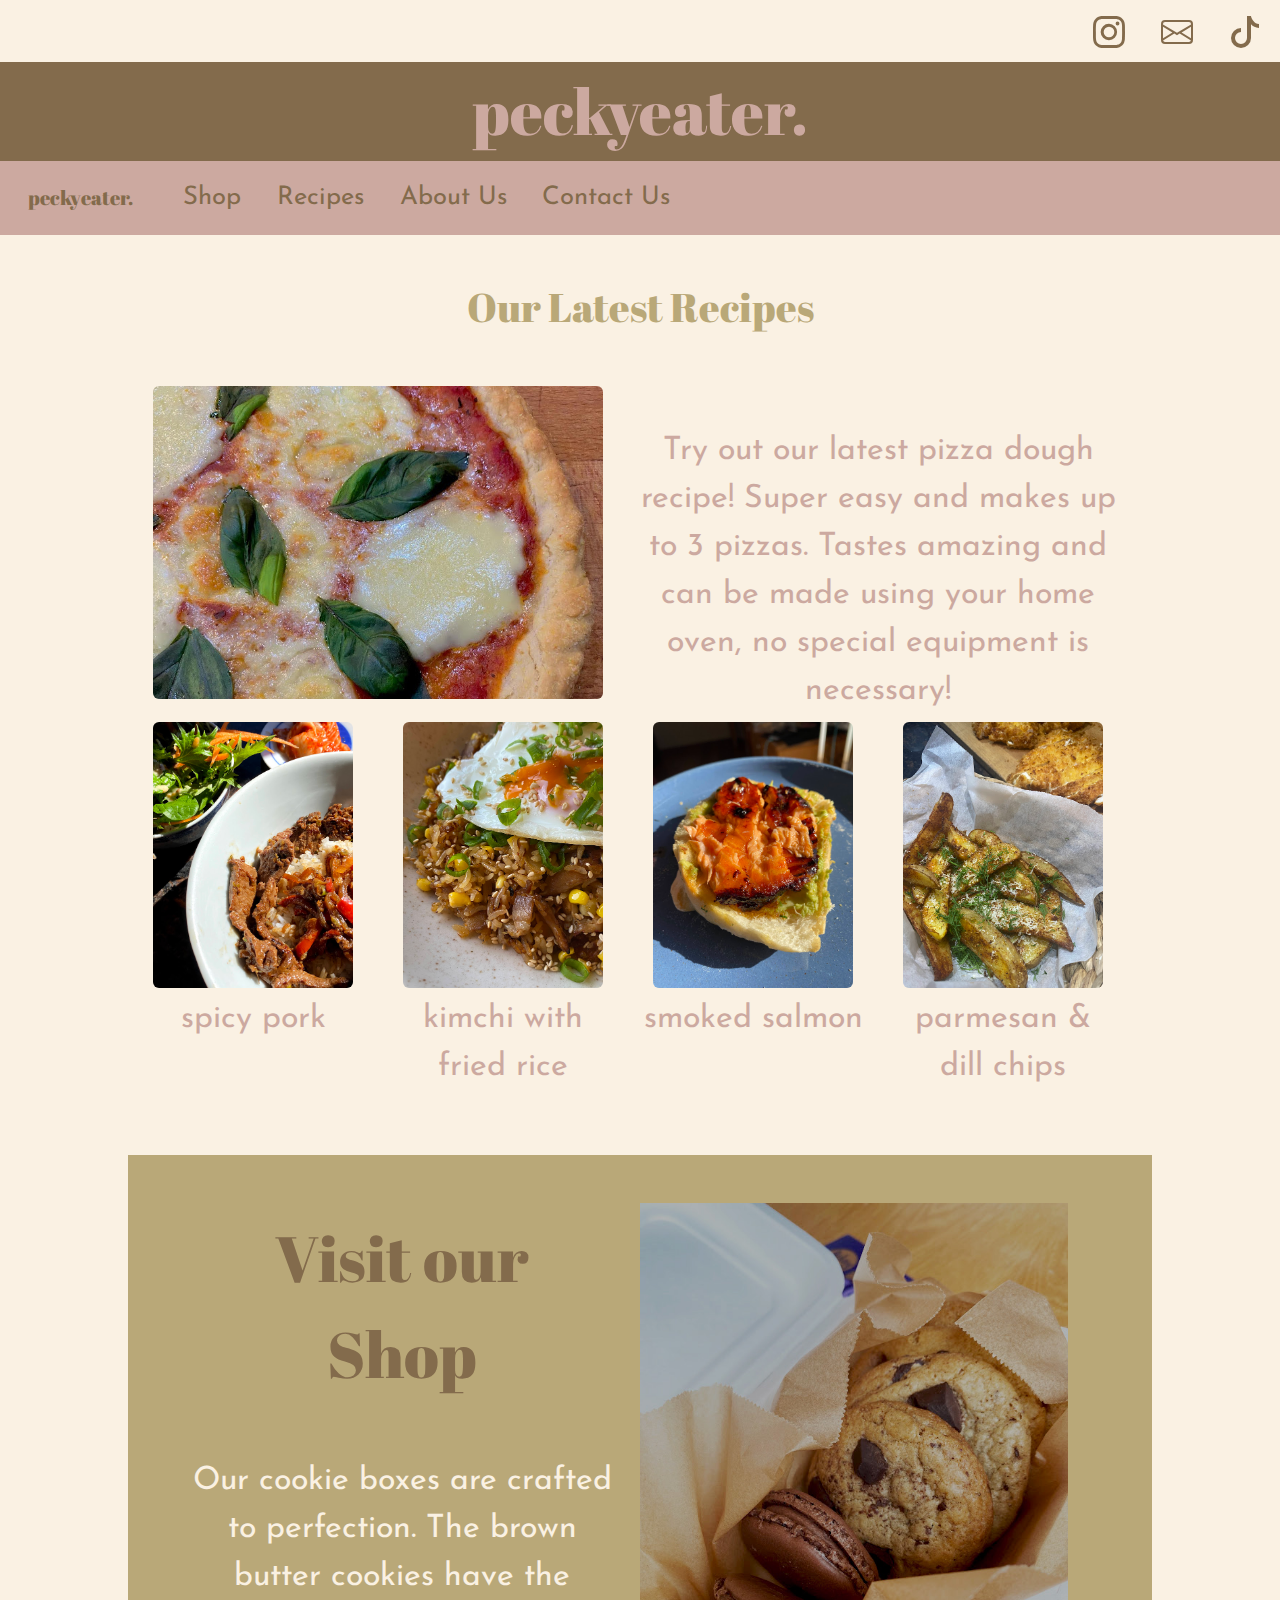
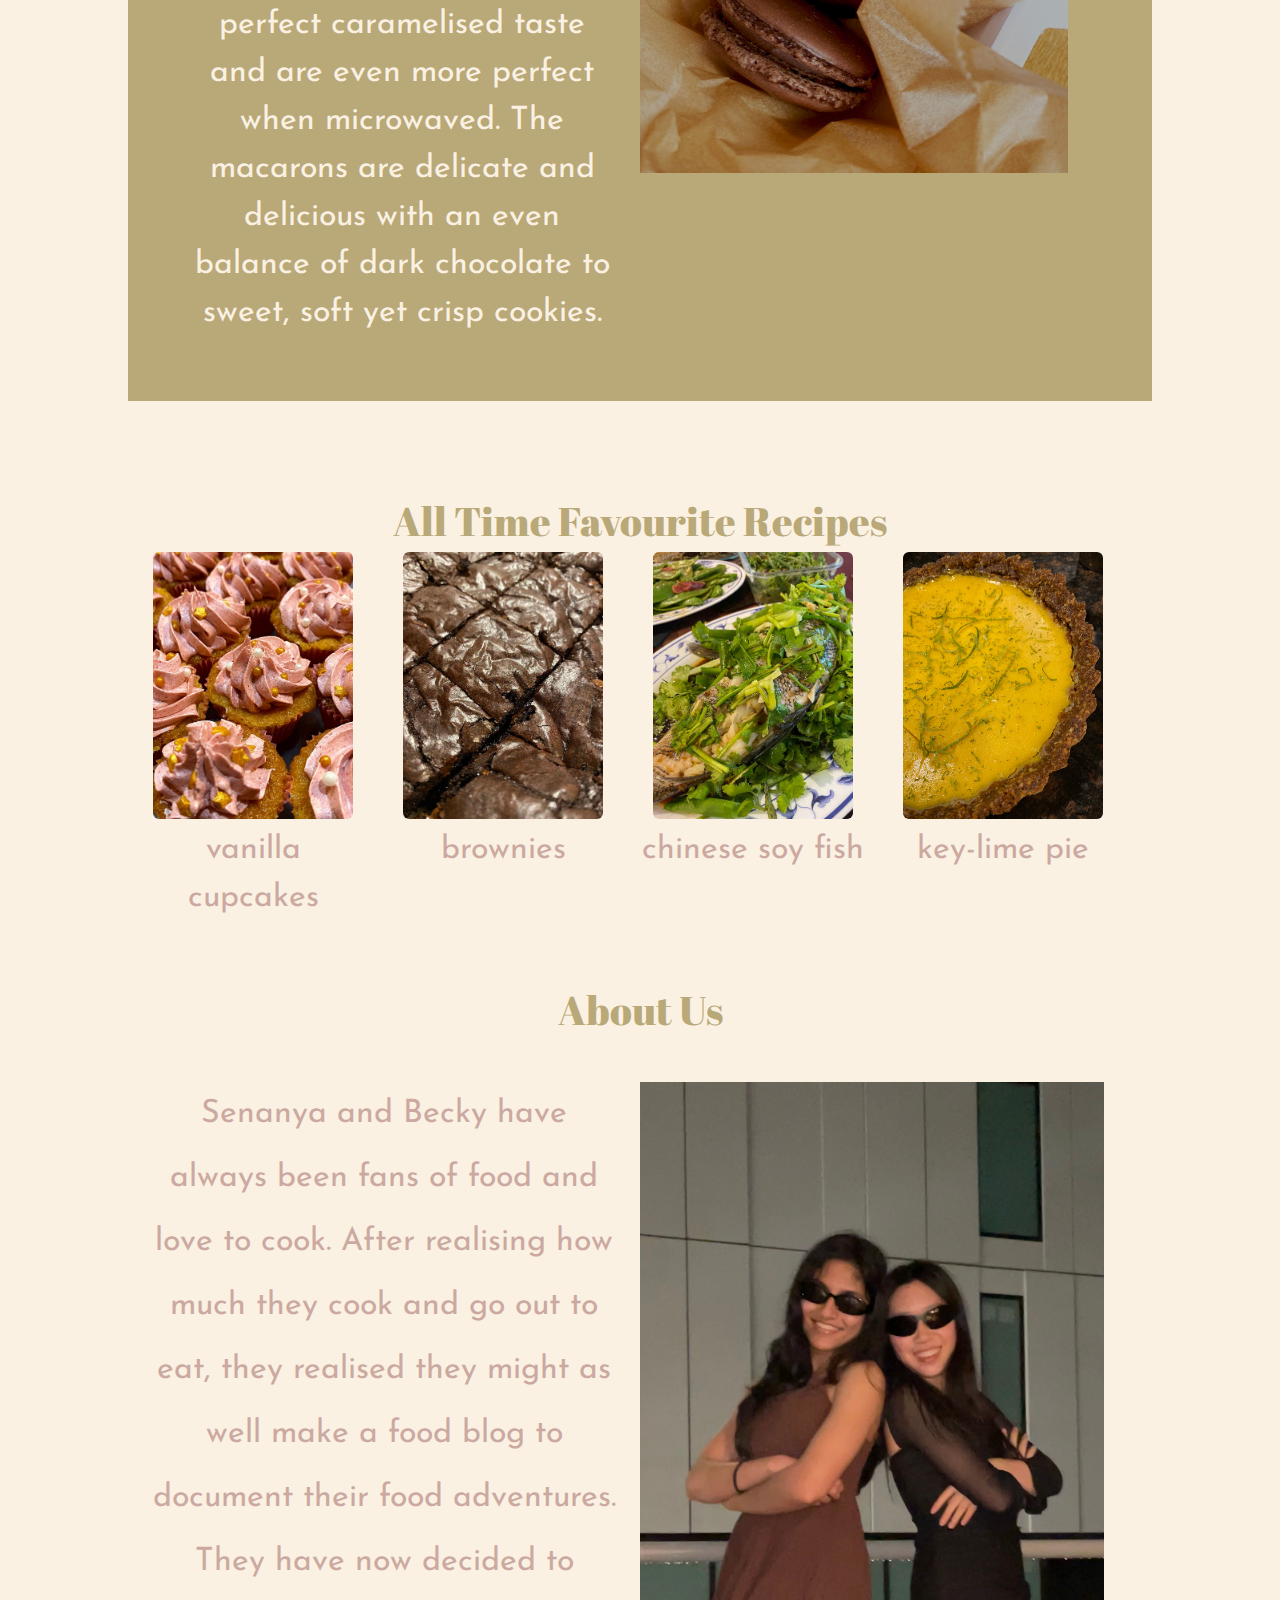
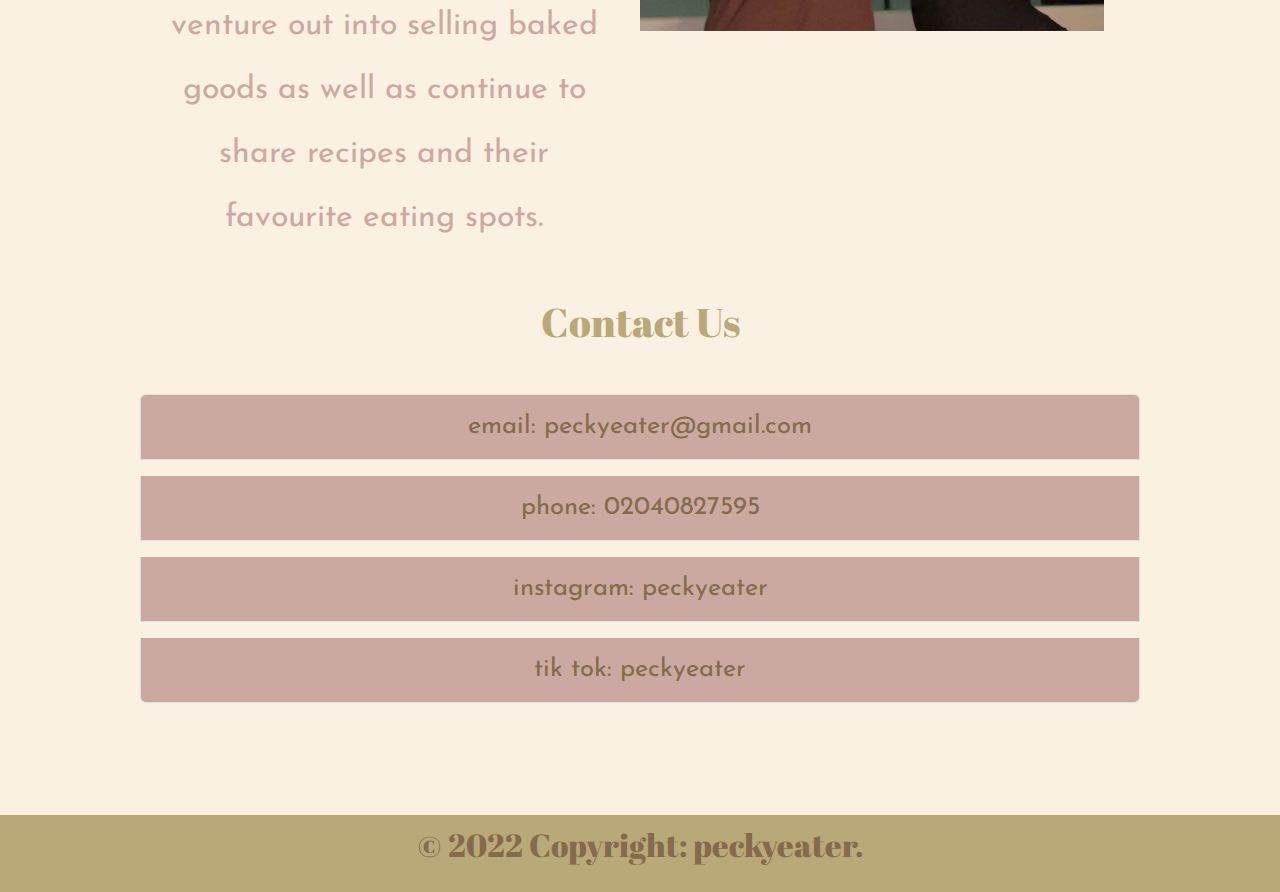
<file: index.html>
<!DOCTYPE html>
<html lang="en">
<head>
    <title>peckyeater</title>
    <meta charset="utf-8">
    <meta name="viewport" content="width=device-width, initial-scale=1">

    <link rel="preconnect" href="https://fonts.googleapis.com">
    <link rel="preconnect" href="https://fonts.gstatic.com" crossorigin>
    <link href="https://fonts.googleapis.com/css2?family=Abril+Fatface&display=swap" rel="stylesheet">
    <link href="https://fonts.googleapis.com/css2?family=Josefin+Sans:wght@300&display=swap" rel="stylesheet">
    <link href="https://cdn.jsdelivr.net/npm/bootstrap@5.2.0/dist/css/bootstrap.min.css" rel="stylesheet">
    <script src="https://cdn.jsdelivr.net/npm/bootstrap@5.2.0/dist/js/bootstrap.bundle.min.js"></script>
    <link rel="stylesheet" href="stylesheet.css">

</head>
<body>
<!-- social media links, icons from bootstrap icon library -->
<div class="social text-end "> <a class="btn btn-outline" href="https://www.instagram.com/peckyeater/">
    <svg xmlns="http://www.w3.org/2000/svg" width="32" height="32" fill="rgba(131,107,76,255)" class="bi bi-instagram link-secondary" viewBox="0 0 16 16">
        <path d="M8 0C5.829 0 5.556.01 4.703.048 3.85.088 3.269.222 2.76.42a3.917 3.917 0 0 0-1.417.923A3.927 3.927 0 0 0 .42 2.76C.222 3.268.087 3.85.048 4.7.01 5.555 0 5.827 0 8.001c0 2.172.01 2.444.048 3.297.04.852.174 1.433.372 1.942.205.526.478.972.923 1.417.444.445.89.719 1.416.923.51.198 1.09.333 1.942.372C5.555 15.99 5.827 16 8 16s2.444-.01 3.298-.048c.851-.04 1.434-.174 1.943-.372a3.916 3.916 0 0 0 1.416-.923c.445-.445.718-.891.923-1.417.197-.509.332-1.09.372-1.942C15.99 10.445 16 10.173 16 8s-.01-2.445-.048-3.299c-.04-.851-.175-1.433-.372-1.941a3.926 3.926 0 0 0-.923-1.417A3.911 3.911 0 0 0 13.24.42c-.51-.198-1.092-.333-1.943-.372C10.443.01 10.172 0 7.998 0h.003zm-.717 1.442h.718c2.136 0 2.389.007 3.232.046.78.035 1.204.166 1.486.275.373.145.64.319.92.599.28.28.453.546.598.92.11.281.24.705.275 1.485.039.843.047 1.096.047 3.231s-.008 2.389-.047 3.232c-.035.78-.166 1.203-.275 1.485a2.47 2.47 0 0 1-.599.919c-.28.28-.546.453-.92.598-.28.11-.704.24-1.485.276-.843.038-1.096.047-3.232.047s-2.39-.009-3.233-.047c-.78-.036-1.203-.166-1.485-.276a2.478 2.478 0 0 1-.92-.598 2.48 2.48 0 0 1-.6-.92c-.109-.281-.24-.705-.275-1.485-.038-.843-.046-1.096-.046-3.233 0-2.136.008-2.388.046-3.231.036-.78.166-1.204.276-1.486.145-.373.319-.64.599-.92.28-.28.546-.453.92-.598.282-.11.705-.24 1.485-.276.738-.034 1.024-.044 2.515-.045v.002zm4.988 1.328a.96.96 0 1 0 0 1.92.96.96 0 0 0 0-1.92zm-4.27 1.122a4.109 4.109 0 1 0 0 8.217 4.109 4.109 0 0 0 0-8.217zm0 1.441a2.667 2.667 0 1 1 0 5.334 2.667 2.667 0 0 1 0-5.334z"/>
    </svg></a>
    <a class="btn btn-outline" href="mailto:peckyeater@gmail.com">
        <svg xmlns="http://www.w3.org/2000/svg" width="32" height="32" fill="rgba(131,107,76,255)" class="bi bi-envelope" viewBox="0 0 16 16">
            <path d="M0 4a2 2 0 0 1 2-2h12a2 2 0 0 1 2 2v8a2 2 0 0 1-2 2H2a2 2 0 0 1-2-2V4Zm2-1a1 1 0 0 0-1 1v.217l7 4.2 7-4.2V4a1 1 0 0 0-1-1H2Zm13 2.383-4.708 2.825L15 11.105V5.383Zm-.034 6.876-5.64-3.471L8 9.583l-1.326-.795-5.64 3.47A1 1 0 0 0 2 13h12a1 1 0 0 0 .966-.741ZM1 11.105l4.708-2.897L1 5.383v5.722Z"/>
        </svg>
    </a>
    <a class="btn btn-outline" href="https://www.tiktok.com/@peckyeater">
        <svg xmlns="http://www.w3.org/2000/svg" width="32" height="32" fill="rgba(131,107,76,255)" class="bi bi-tiktok" viewBox="0 0 16 16">
            <path d="M9 0h1.98c.144.715.54 1.617 1.235 2.512C12.895 3.389 13.797 4 15 4v2c-1.753 0-3.07-.814-4-1.829V11a5 5 0 1 1-5-5v2a3 3 0 1 0 3 3V0Z"/>
        </svg>
    </a>
</div>

<!-- header -->
<div class="d-none d-sm-block" >
    <div class="header text-center">peckyeater.</div>
</div>

<!-- sticky navbar, collapsable on mobile devices -->
<nav class="navbar navbar-expand-sm sticky-top">
    <div class="container-fluid">
        <a class="navbar-brand" href="index.html">peckyeater.</a>
        <button class="navbar-toggler" type="button" data-bs-toggle="collapse" data-bs-target="#mynavbar">
            <span class="navbar-toggler-icon"></span>
        </button>
        <div class="collapse navbar-collapse" id="mynavbar">
            <ul class="navbar-nav me-auto">
                <li class="nav-item">
                    <a class="nav-link" href="shop.html">Shop</a>
                </li>
                <li class="nav-item">
                    <a class="nav-link" href="recipes.html">Recipes</a>
                </li>
                <li class="nav-item">
                    <a class="nav-link" href="index.html#aboutus">About Us</a>
                </li>
                <li class="nav-item">
                    <a class="nav-link" href="index.html#contactus">Contact Us</a>
                </li>
            </ul>

        </div>
    </div>
</nav>

<br>
<div class="container-fluid">
    <div class="title text-center display-6">Our Latest Recipes</div>
</div>

<br>

<!-- recipes grid
- all images are also buttons
-->
<div class="wrapper">
<div class="container row">
    <div class="col-sm-6">
        <a class="btn btn-outline" href="pizza.html">
        <img class="rounded img-fluid w-100" src="img/pizza.jpg" alt="margherita pizza">
        </a>
    </div>
    <div class="col-sm-6 pt-5">
        Try out our latest pizza  dough recipe! Super easy and makes up to 3 pizzas. Tastes
        amazing and can be made using your home oven, no special equipment is necessary!
    </div>
</div>

<div class="container row">
    <div class="col-sm">
       <a class="btn btn-outline" href="pizza.html">
            <img class="rounded img-fluid w-100" src="img/IMG_6663.jpg" alt="korean spicy pork">
        </a>
        <p>spicy pork</p>
    </div>
        <div class="col-sm">
           <a class="btn btn-outline" href="pizza.html">
                <img class="rounded img-fluid w-100" src="img/IMG_8913.jpg" alt="kimchi with fried rice">
            </a>
            <p>kimchi with fried rice</p>
        </div>
            <div class="col-sm">
               <a class="btn btn-outline" href="pizza.html">
                    <img class="rounded img-fluid w-100" src="img/IMG_3042.jpg" alt="smoked salmon">
                </a>
                <p>smoked salmon</p>
            </div>
    <div class="col-sm">
        <a class="btn btn-outline" href="pizza.html">
            <img class="rounded img-fluid w-100" src="img/IMG_2964.jpg" alt="parmesan and dill chips">
        </a>
        <p>parmesan & dill chips</p>
    </div>
</div>
    <br>
    <!-- link to shop card -->
    <div class="block-1 p-5">
        <div class="container row">
            <div class="col-sm-6">
                <a class="btn btn-outline title-2 text-center txt-2" href="shop.html">Visit our Shop
                </a>
                <div class="txt-1 pt-5">
                <p>Our cookie boxes are crafted to perfection. The brown butter cookies have the perfect
                    caramelised taste and are even more perfect when microwaved. The macarons are delicate
                    and delicious with an even balance of dark chocolate to
                    sweet, soft yet crisp cookies.</p>
            </div>
            </div>
            <div class="col-sm-6"><img src="img/IMG_1554.jpg" class="d-block w-100" alt="cookie box"></div>
        </div>

    </div>

<br>
<br>
<!-- recipes grid
- images are all buttons
-->
<div class="container-fluid">
    <div class="title text-center display-6">All Time Favourite Recipes</div>
</div>

<div class="container row">
    <div class="col-sm-3">
       <a  class="btn btn-outline" href="pizza.html">
            <img src="img/IMG_3628.jpg" class="rounded img-fluid w-100" alt="cupcakes">
        </a>
        <p>vanilla cupcakes</p>
    </div>
    <div class="col-sm-3">
       <a  class="btn btn-outline" href="pizza.html">
            <img src="img/IMG_2368.jpg" class="rounded img-fluid w-100" alt="brownies">
        </a>
        <p>brownies</p>
    </div>
    <div class="col-sm-3">
       <a  class="btn btn-outline" href="pizza.html">
            <img src="img/IMG_8636.jpg" class="rounded img-fluid w-100" alt="soy fish">
        </a>
        <p>chinese soy fish</p>
    </div>

    <div class="col-sm-3">
       <a  class="btn btn-outline" href="pizza.html">
            <img src="img/IMG_1869.jpg" class="rounded img-fluid w-100" alt="key-lime pie">
        </a>
        <p>key-lime pie</p>
    </div>
</div>

<br>
<div id="aboutus"  class="container-fluid">
    <div class="title text-center display-6">About Us</div>
</div>

<br>
    <!-- about us section -->
    <div class="container-fluid">
        <div class="container row">
            <div class="col-sm-6">
                <div class="txt-3">Senanya and Becky have always been fans of food and love to cook. After realising how much
                    they cook and go out to eat, they realised they might as well make a food blog to document
                    their food adventures.  They have now decided to venture out into selling
                    baked goods as well as continue to share recipes and their favourite eating spots.</div>
            </div>
            <div class="col-sm-6">
                <img src="img/IMG_1305_Original.jpg" alt="face-reveal" class="img-fluid">
            </div>
        </div>
    </div>

<br>
<div id="contactus" class="container-fluid">
    <div class="title text-center display-6">Contact Us</div>
</div>
<br>
<!-- table displaying contact info-->
    <div class="container-fluid">
        <ul class="list-group">
            <li class="list-group-item table">email: peckyeater@gmail.com</li>
            <li class="list-group-item table">phone: 02040827595</li>
            <li class="list-group-item table">instagram: peckyeater</li>
            <li class="list-group-item table">tik tok: peckyeater</li>
        </ul>
    </div>
</div>
<br>
<br>
<footer class="footer">
    <p>© 2022 Copyright: peckyeater.</p>
</footer>
</body>
</html>
</file>
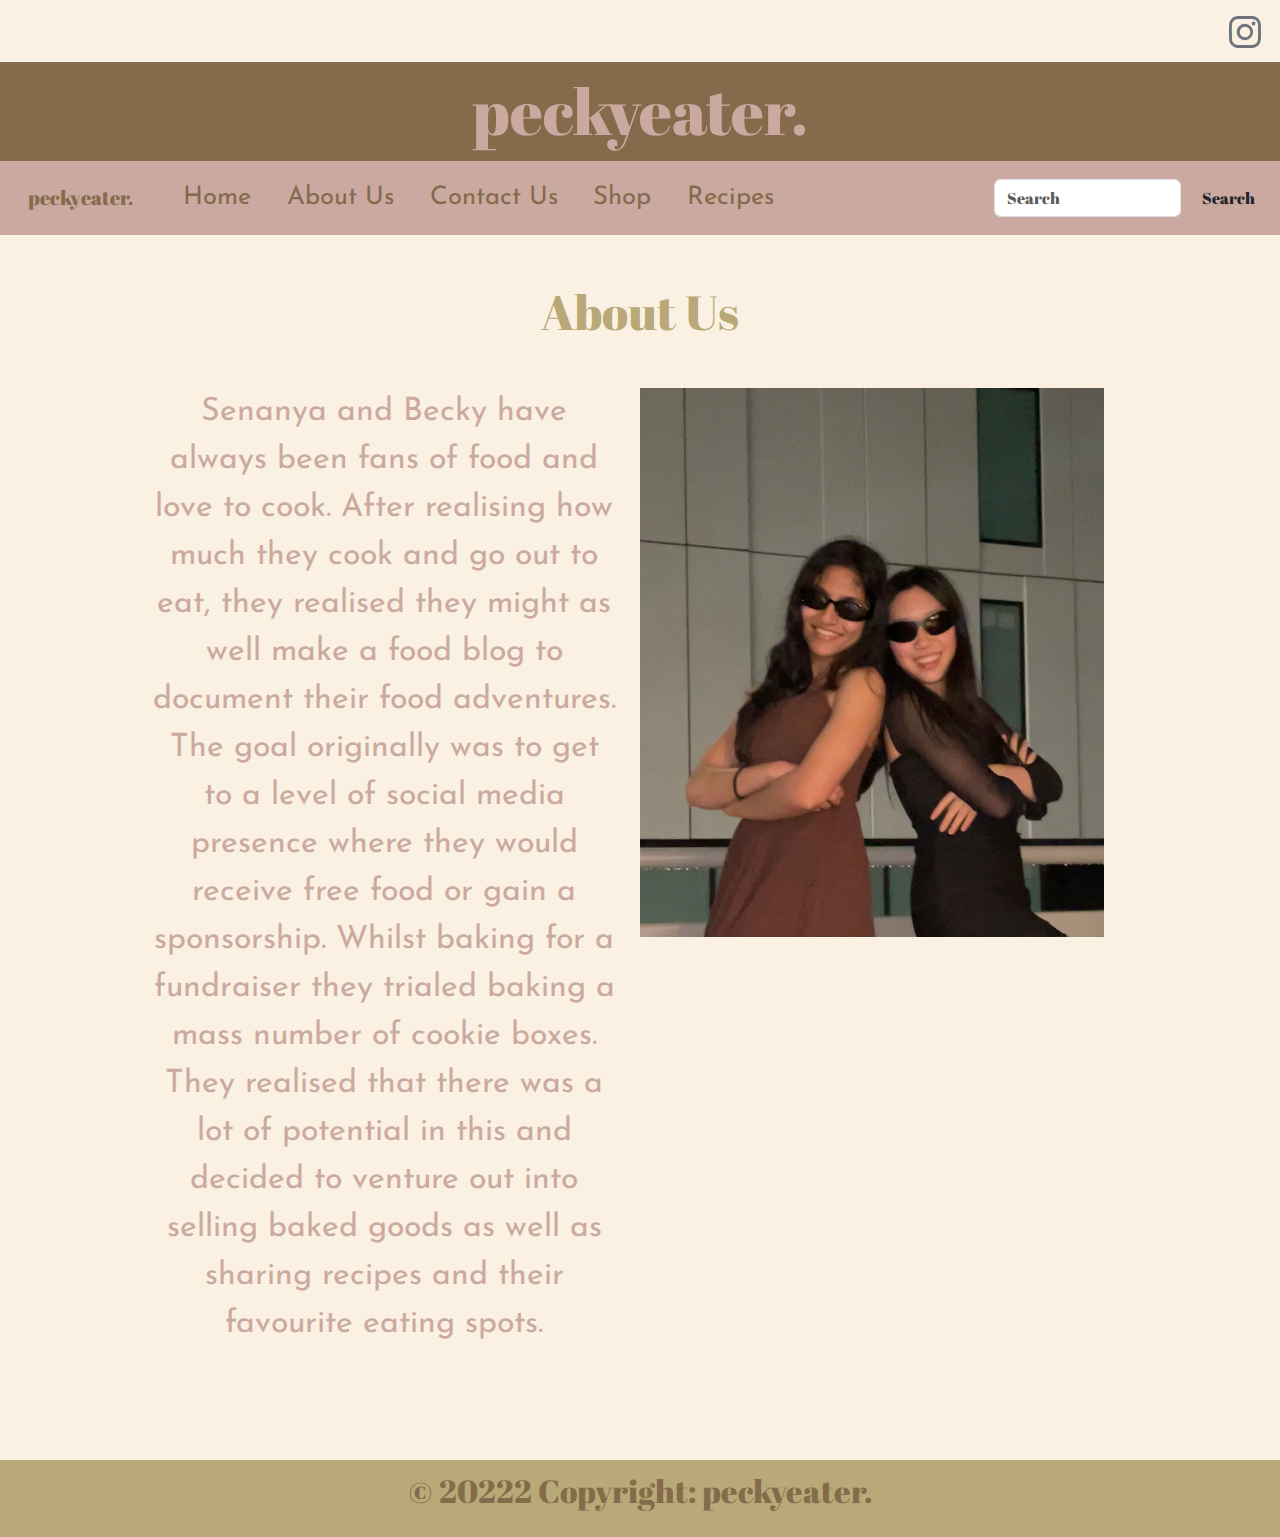
<file: aboutus.html>
<!DOCTYPE html>
<html lang="en">
<head>
    <title>About Us</title>
    <meta charset="utf-8">
    <meta name="viewport" content="width=device-width, initial-scale=1">

    <link rel="preconnect" href="https://fonts.googleapis.com">
    <link rel="preconnect" href="https://fonts.gstatic.com" crossorigin>
    <link href="https://fonts.googleapis.com/css2?family=Abril+Fatface&display=swap" rel="stylesheet">
    <link href="https://fonts.googleapis.com/css2?family=Josefin+Sans:wght@300&display=swap" rel="stylesheet">
    <link href="https://cdn.jsdelivr.net/npm/bootstrap@5.2.0/dist/css/bootstrap.min.css" rel="stylesheet">
    <script src="https://cdn.jsdelivr.net/npm/bootstrap@5.2.0/dist/js/bootstrap.bundle.min.js"></script>
    <link rel="stylesheet" href="stylesheet.css">
</head>
<body>

<div class="social text-end "> <button type="button" class="btn btn-outline"><a href="https://www.instagram.com/peckyeater/">
    <svg xmlns="http://www.w3.org/2000/svg" width="32" height="32" fill="currentColor" class="bi bi-instagram link-secondary" viewBox="0 0 16 16">
        <path d="M8 0C5.829 0 5.556.01 4.703.048 3.85.088 3.269.222 2.76.42a3.917 3.917 0 0 0-1.417.923A3.927 3.927 0 0 0 .42 2.76C.222 3.268.087 3.85.048 4.7.01 5.555 0 5.827 0 8.001c0 2.172.01 2.444.048 3.297.04.852.174 1.433.372 1.942.205.526.478.972.923 1.417.444.445.89.719 1.416.923.51.198 1.09.333 1.942.372C5.555 15.99 5.827 16 8 16s2.444-.01 3.298-.048c.851-.04 1.434-.174 1.943-.372a3.916 3.916 0 0 0 1.416-.923c.445-.445.718-.891.923-1.417.197-.509.332-1.09.372-1.942C15.99 10.445 16 10.173 16 8s-.01-2.445-.048-3.299c-.04-.851-.175-1.433-.372-1.941a3.926 3.926 0 0 0-.923-1.417A3.911 3.911 0 0 0 13.24.42c-.51-.198-1.092-.333-1.943-.372C10.443.01 10.172 0 7.998 0h.003zm-.717 1.442h.718c2.136 0 2.389.007 3.232.046.78.035 1.204.166 1.486.275.373.145.64.319.92.599.28.28.453.546.598.92.11.281.24.705.275 1.485.039.843.047 1.096.047 3.231s-.008 2.389-.047 3.232c-.035.78-.166 1.203-.275 1.485a2.47 2.47 0 0 1-.599.919c-.28.28-.546.453-.92.598-.28.11-.704.24-1.485.276-.843.038-1.096.047-3.232.047s-2.39-.009-3.233-.047c-.78-.036-1.203-.166-1.485-.276a2.478 2.478 0 0 1-.92-.598 2.48 2.48 0 0 1-.6-.92c-.109-.281-.24-.705-.275-1.485-.038-.843-.046-1.096-.046-3.233 0-2.136.008-2.388.046-3.231.036-.78.166-1.204.276-1.486.145-.373.319-.64.599-.92.28-.28.546-.453.92-.598.282-.11.705-.24 1.485-.276.738-.034 1.024-.044 2.515-.045v.002zm4.988 1.328a.96.96 0 1 0 0 1.92.96.96 0 0 0 0-1.92zm-4.27 1.122a4.109 4.109 0 1 0 0 8.217 4.109 4.109 0 0 0 0-8.217zm0 1.441a2.667 2.667 0 1 1 0 5.334 2.667 2.667 0 0 1 0-5.334z"/>
    </svg></a></button></div>

<div class="d-none d-sm-block" >
    <div class="header text-center">peckyeater.</div>
</div>

<nav class="navbar navbar-expand-sm sticky-top">
    <div class="container-fluid">
        <a class="navbar-brand" href="#">peckyeater.</a>
        <button class="navbar-toggler" type="button" data-bs-toggle="collapse" data-bs-target="#mynavbar">
            <span class="navbar-toggler-icon"></span>
        </button>
        <div class="collapse navbar-collapse" id="mynavbar">
            <ul class="navbar-nav me-auto">
                <li class="nav-item">
                    <a class="nav-link" href="index.html">Home</a>
                </li>
                <li class="nav-item">
                    <a class="nav-link" href="aboutus.html">About Us</a>
                </li>
                <li class="nav-item">
                    <a class="nav-link" href="contactus.html">Contact Us</a>
                </li>
                <li class="nav-item">
                    <a class="nav-link" href="shop.html">Shop</a>
                </li>
                <li class="nav-item">
                    <a class="nav-link" href="recipes.html">Recipes</a>
                </li>
            </ul>
            <form class="d-flex">
                <input class="form-control me-2" type="text" placeholder="Search">
                <button class="btn" type="button">Search</button>
            </form>
        </div>
    </div>
</nav>
<br>
<div class="container-fluid">
    <div class="title text-center display-5">About Us</div>
</div>
<br>
<div class="wrapper">
<div class="container-fluid">
    <div class="container row">
        <div class="col-sm-3 col-md-6">
            <p>Senanya and Becky have always been fans of food and love to cook. After realising how much
            they cook and go out to eat, they realised they might as well make a food blog to document
            their food adventures. The goal originally was to get to a level of social media presence
            where they would receive free food or gain a sponsorship. Whilst baking for a fundraiser they
            trialed baking a mass number of cookie boxes. They realised that there was a lot of potential
            in this and decided to venture out into selling baked goods as well as sharing recipes and their
            favourite eating spots.</p>
        </div>
        <div class="col-sm-9 col-md-6">
           <img src="img/IMG_1305_Original.jpg" alt="face-reveal" class="img-fluid">
        </div>
    </div>
</div>
</div>
<br>
<br>
<footer class="footer">
    <p>© 20222 Copyright: peckyeater.</p>
</footer>
</body>

</html>
</file>
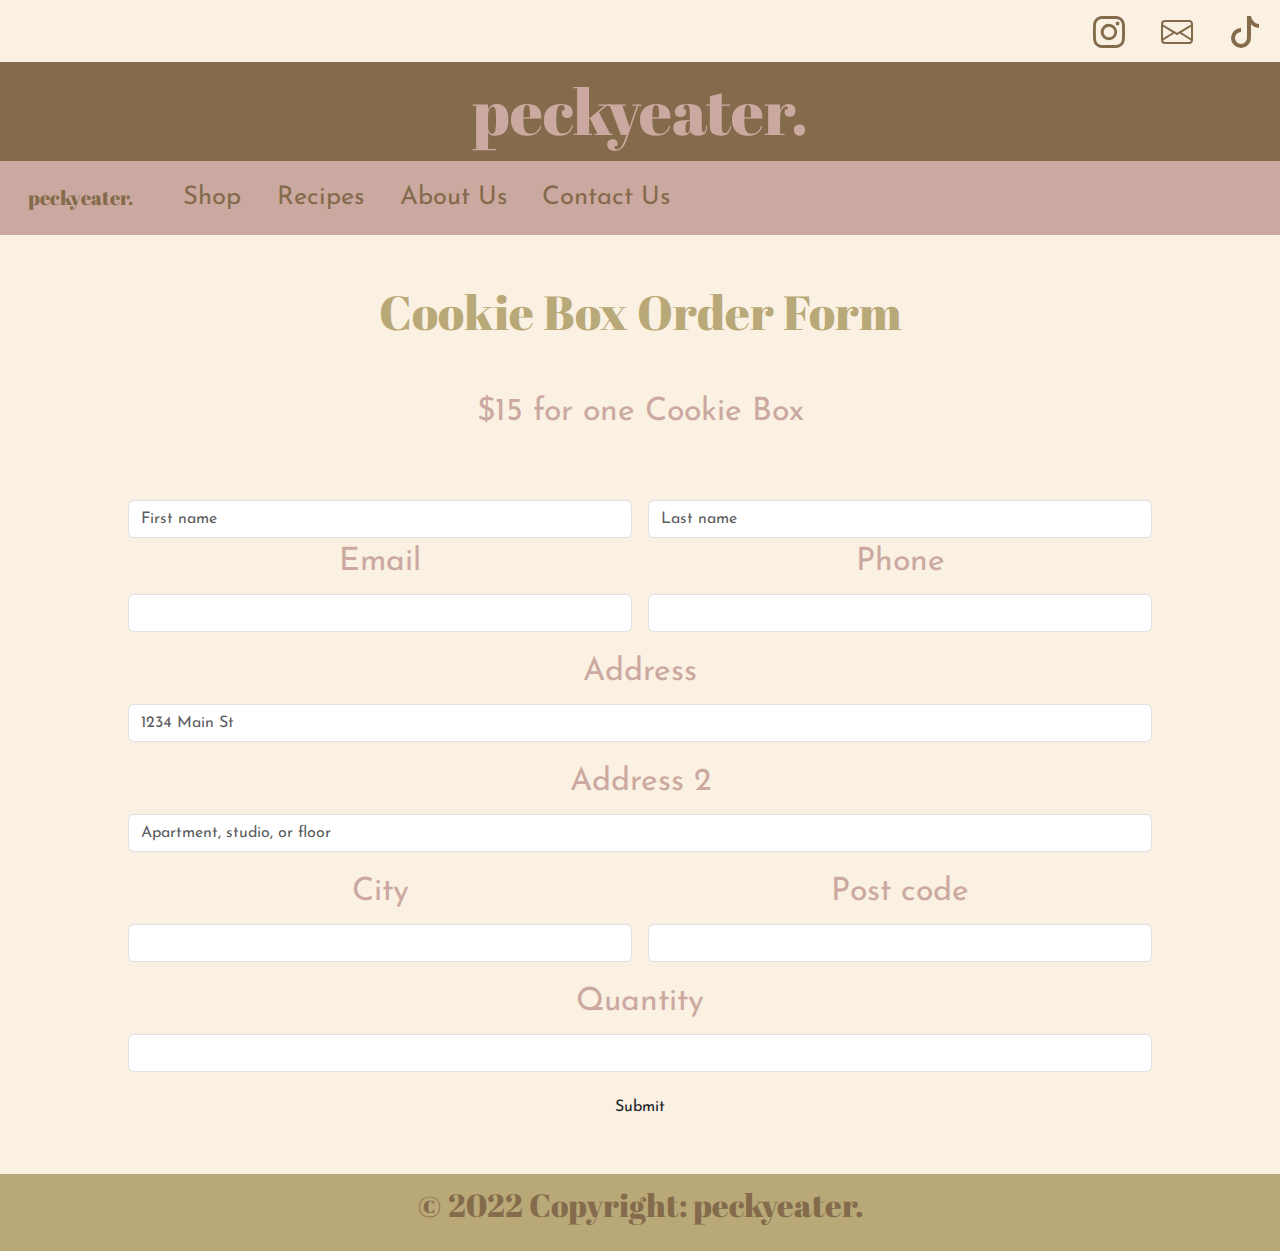
<file: buy_form.html>
<!DOCTYPE html>
<html lang="en">
<head>
    <title>buy form</title>
    <meta charset="utf-8">
    <meta name="viewport" content="width=device-width, initial-scale=1">

    <link rel="preconnect" href="https://fonts.googleapis.com">
    <link rel="preconnect" href="https://fonts.gstatic.com" crossorigin>
    <link href="https://fonts.googleapis.com/css2?family=Abril+Fatface&display=swap" rel="stylesheet">
    <link href="https://fonts.googleapis.com/css2?family=Josefin+Sans:wght@300&display=swap" rel="stylesheet">
    <link href="https://cdn.jsdelivr.net/npm/bootstrap@5.2.0/dist/css/bootstrap.min.css" rel="stylesheet">
    <script src="https://cdn.jsdelivr.net/npm/bootstrap@5.2.0/dist/js/bootstrap.bundle.min.js"></script>
    <link rel="stylesheet" href="stylesheet.css">
</head>
<body>

<!-- social media links, icons from bootstrap icon library -->
<div class="social text-end "> <a class="btn btn-outline" href="https://www.instagram.com/peckyeater/">
    <svg xmlns="http://www.w3.org/2000/svg" width="32" height="32" fill="rgba(131,107,76,255)" class="bi bi-instagram link-secondary" viewBox="0 0 16 16">
        <path d="M8 0C5.829 0 5.556.01 4.703.048 3.85.088 3.269.222 2.76.42a3.917 3.917 0 0 0-1.417.923A3.927 3.927 0 0 0 .42 2.76C.222 3.268.087 3.85.048 4.7.01 5.555 0 5.827 0 8.001c0 2.172.01 2.444.048 3.297.04.852.174 1.433.372 1.942.205.526.478.972.923 1.417.444.445.89.719 1.416.923.51.198 1.09.333 1.942.372C5.555 15.99 5.827 16 8 16s2.444-.01 3.298-.048c.851-.04 1.434-.174 1.943-.372a3.916 3.916 0 0 0 1.416-.923c.445-.445.718-.891.923-1.417.197-.509.332-1.09.372-1.942C15.99 10.445 16 10.173 16 8s-.01-2.445-.048-3.299c-.04-.851-.175-1.433-.372-1.941a3.926 3.926 0 0 0-.923-1.417A3.911 3.911 0 0 0 13.24.42c-.51-.198-1.092-.333-1.943-.372C10.443.01 10.172 0 7.998 0h.003zm-.717 1.442h.718c2.136 0 2.389.007 3.232.046.78.035 1.204.166 1.486.275.373.145.64.319.92.599.28.28.453.546.598.92.11.281.24.705.275 1.485.039.843.047 1.096.047 3.231s-.008 2.389-.047 3.232c-.035.78-.166 1.203-.275 1.485a2.47 2.47 0 0 1-.599.919c-.28.28-.546.453-.92.598-.28.11-.704.24-1.485.276-.843.038-1.096.047-3.232.047s-2.39-.009-3.233-.047c-.78-.036-1.203-.166-1.485-.276a2.478 2.478 0 0 1-.92-.598 2.48 2.48 0 0 1-.6-.92c-.109-.281-.24-.705-.275-1.485-.038-.843-.046-1.096-.046-3.233 0-2.136.008-2.388.046-3.231.036-.78.166-1.204.276-1.486.145-.373.319-.64.599-.92.28-.28.546-.453.92-.598.282-.11.705-.24 1.485-.276.738-.034 1.024-.044 2.515-.045v.002zm4.988 1.328a.96.96 0 1 0 0 1.92.96.96 0 0 0 0-1.92zm-4.27 1.122a4.109 4.109 0 1 0 0 8.217 4.109 4.109 0 0 0 0-8.217zm0 1.441a2.667 2.667 0 1 1 0 5.334 2.667 2.667 0 0 1 0-5.334z"/>
    </svg></a>
    <a class="btn btn-outline" href="mailto:peckyeater@gmail.com">
        <svg xmlns="http://www.w3.org/2000/svg" width="32" height="32" fill="rgba(131,107,76,255)" class="bi bi-envelope" viewBox="0 0 16 16">
            <path d="M0 4a2 2 0 0 1 2-2h12a2 2 0 0 1 2 2v8a2 2 0 0 1-2 2H2a2 2 0 0 1-2-2V4Zm2-1a1 1 0 0 0-1 1v.217l7 4.2 7-4.2V4a1 1 0 0 0-1-1H2Zm13 2.383-4.708 2.825L15 11.105V5.383Zm-.034 6.876-5.64-3.471L8 9.583l-1.326-.795-5.64 3.47A1 1 0 0 0 2 13h12a1 1 0 0 0 .966-.741ZM1 11.105l4.708-2.897L1 5.383v5.722Z"/>
        </svg>
    </a>
    <a class="btn btn-outline" href="https://www.tiktok.com/@peckyeater">
        <svg xmlns="http://www.w3.org/2000/svg" width="32" height="32" fill="rgba(131,107,76,255)" class="bi bi-tiktok" viewBox="0 0 16 16">
            <path d="M9 0h1.98c.144.715.54 1.617 1.235 2.512C12.895 3.389 13.797 4 15 4v2c-1.753 0-3.07-.814-4-1.829V11a5 5 0 1 1-5-5v2a3 3 0 1 0 3 3V0Z"/>
        </svg>
    </a>
</div>

<!-- header -->
<div class="d-none d-sm-block" >
    <div class="header text-center">peckyeater.</div>
</div>

<!-- sticky navbar, collapsable on mobile devices -->
<nav class="navbar navbar-expand-sm sticky-top">
    <div class="container-fluid">
        <a class="navbar-brand" href="index.html">peckyeater.</a>
        <button class="navbar-toggler" type="button" data-bs-toggle="collapse" data-bs-target="#mynavbar">
            <span class="navbar-toggler-icon"></span>
        </button>
        <div class="collapse navbar-collapse" id="mynavbar">
            <ul class="navbar-nav me-auto">
                <li class="nav-item">
                    <a class="nav-link" href="shop.html">Shop</a>
                </li>
                <li class="nav-item">
                    <a class="nav-link" href="recipes.html">Recipes</a>
                </li>
                <li class="nav-item">
                    <a class="nav-link" href="index.html#aboutus">About Us</a>
                </li>
                <li class="nav-item">
                    <a class="nav-link" href="index.html#contactus">Contact Us</a>
                </li>
            </ul>

        </div>
    </div>
</nav>
<br>
<div class="container-fluid">
    <div class="title text-center display-5">Cookie Box Order Form</div>
</div>

<!-- table structured form for ordering cookies -->
<div class="wrapper">
    <br>
    <p>$15 for one Cookie Box</p>
    <br>
    <div class="row g-3">
        <div class="col">
            <input type="text" class="form-control" placeholder="First name" aria-label="First name">
        </div>
        <div class="col">
            <input type="text" class="form-control" placeholder="Last name" aria-label="Last name">
        </div>
    </div>
    <form class="row g-3">
        <div class="col-md-6">
            <label for="inputEmail4" class="form-label">Email</label>
            <input type="email" class="form-control" id="inputEmail4">
        </div>
        <div class="col-md-6">
            <label for="inputPhone" class="form-label">Phone</label>
            <input type="tel" class="form-control" id="inputPhone">
        </div>
        <div class="col-12">
            <label for="inputAddress" class="form-label">Address</label>
            <input type="text" class="form-control" id="inputAddress" placeholder="1234 Main St">
        </div>
        <div class="col-12">
            <label for="inputAddress2" class="form-label">Address 2</label>
            <input type="text" class="form-control" id="inputAddress2" placeholder="Apartment, studio, or floor">
        </div>
        <div class="col-md-6">
            <label for="inputCity" class="form-label">City</label>
            <input type="text" class="form-control" id="inputCity">
        </div>

        <div class="col-md-6">
            <label for="inputPost" class="form-label">Post code</label>
            <input type="text" class="form-control" id="inputPost">
        </div>
        <div class="col-12">
            <label for="inputQuantity" class="form-label">Quantity</label>
            <input type="number" class="form-control" id="inputQuantity">
        </div>
        <button type="submit" class="btn">Submit</button>
    </form>
</div>
<br>
<footer class="footer">
    <p>© 2022 Copyright: peckyeater.</p>
</footer>
</body>

</html>
</file>
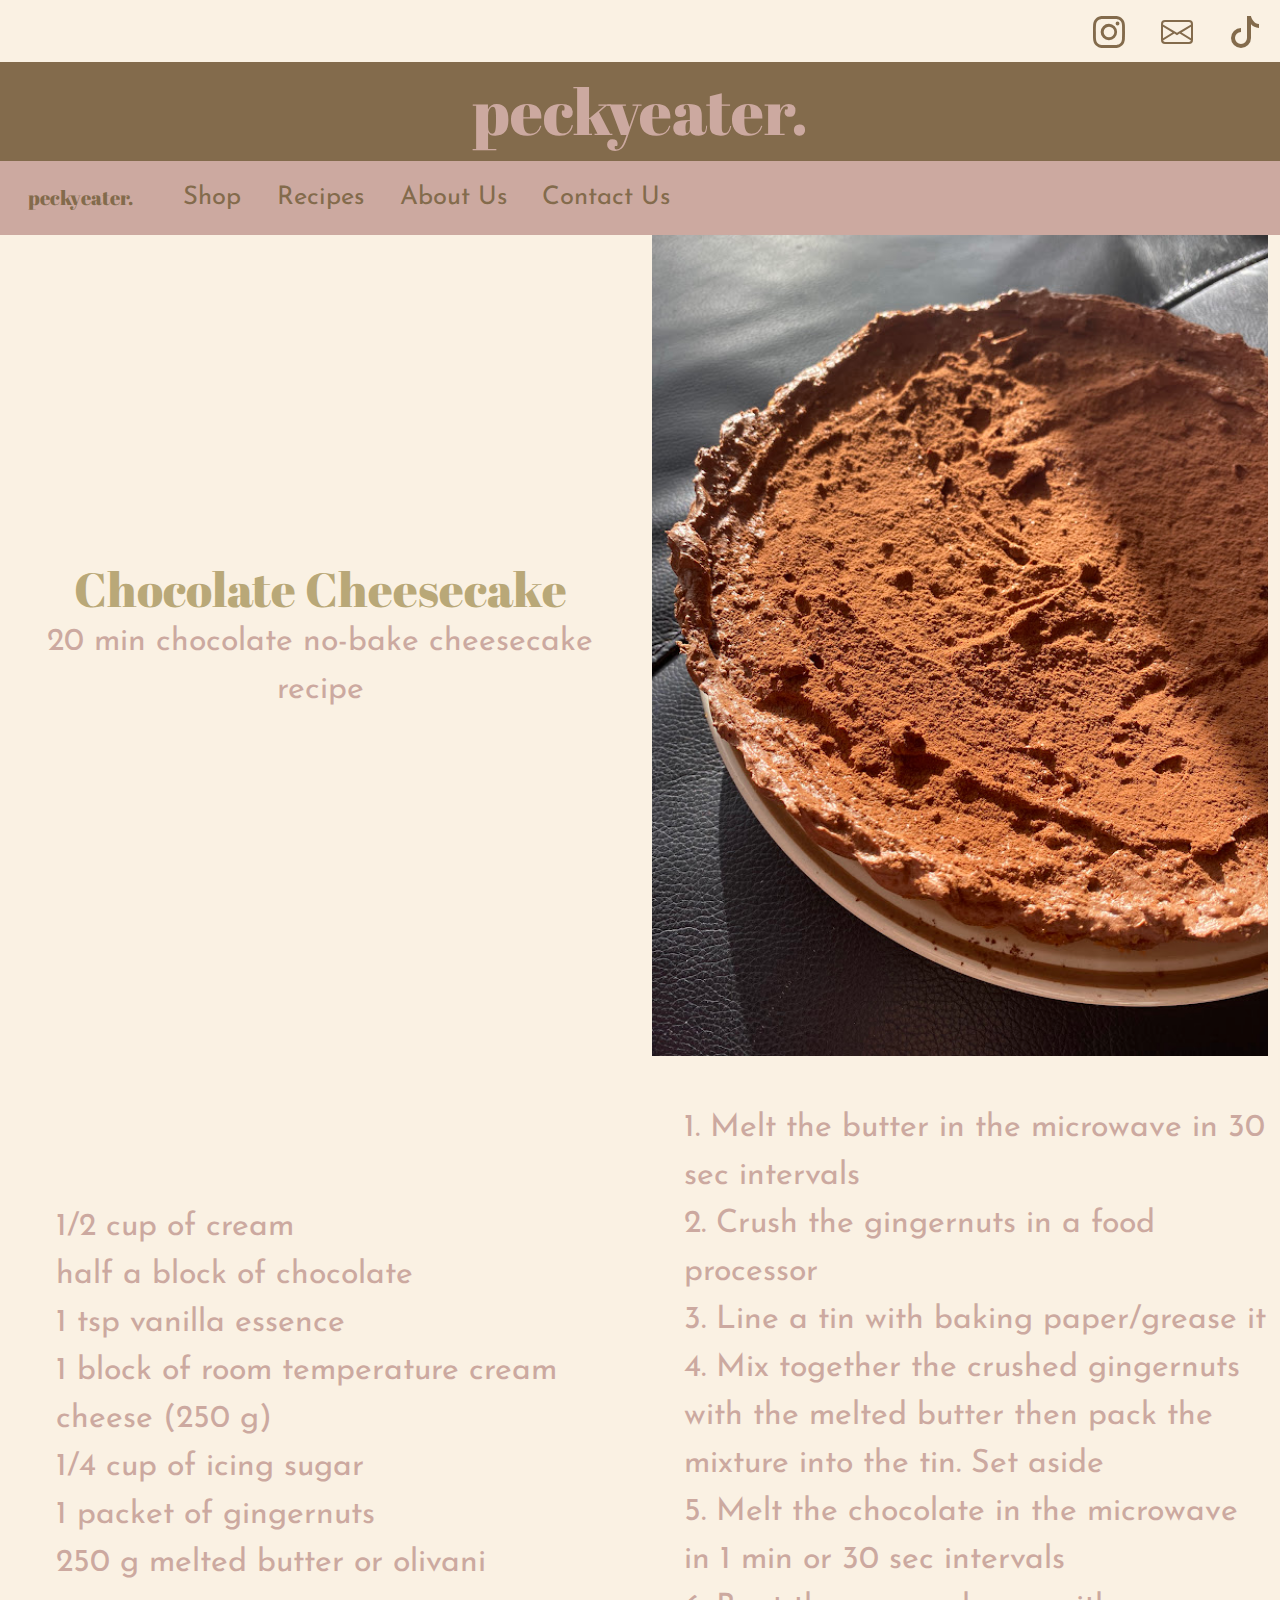
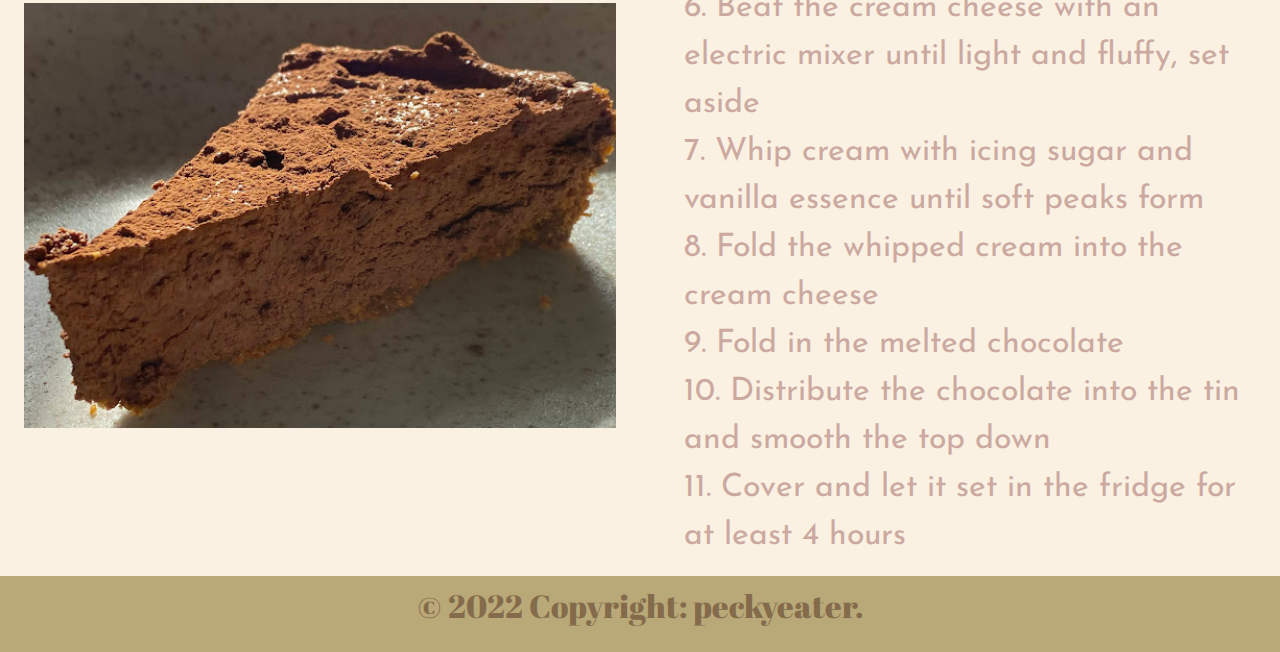
<file: cheesecake.html>
<!DOCTYPE html>
<html lang="en">
<head>
    <title>cheesecake</title>
    <meta charset="utf-8">
    <meta name="viewport" content="width=device-width, initial-scale=1">

    <link rel="preconnect" href="https://fonts.googleapis.com">
    <link rel="preconnect" href="https://fonts.gstatic.com" crossorigin>
    <link href="https://fonts.googleapis.com/css2?family=Abril+Fatface&display=swap" rel="stylesheet">
    <link href="https://fonts.googleapis.com/css2?family=Josefin+Sans:wght@300&display=swap" rel="stylesheet">
    <link href="https://cdn.jsdelivr.net/npm/bootstrap@5.2.0/dist/css/bootstrap.min.css" rel="stylesheet">
    <script src="https://cdn.jsdelivr.net/npm/bootstrap@5.2.0/dist/js/bootstrap.bundle.min.js"></script>
    <link rel="stylesheet" href="stylesheet.css">
</head>
<body>

<!-- social media links, icons from bootstrap icon library -->
<div class="social text-end "> <a class="btn btn-outline" href="https://www.instagram.com/peckyeater/">
    <svg xmlns="http://www.w3.org/2000/svg" width="32" height="32" fill="rgba(131,107,76,255)" class="bi bi-instagram link-secondary" viewBox="0 0 16 16">
        <path d="M8 0C5.829 0 5.556.01 4.703.048 3.85.088 3.269.222 2.76.42a3.917 3.917 0 0 0-1.417.923A3.927 3.927 0 0 0 .42 2.76C.222 3.268.087 3.85.048 4.7.01 5.555 0 5.827 0 8.001c0 2.172.01 2.444.048 3.297.04.852.174 1.433.372 1.942.205.526.478.972.923 1.417.444.445.89.719 1.416.923.51.198 1.09.333 1.942.372C5.555 15.99 5.827 16 8 16s2.444-.01 3.298-.048c.851-.04 1.434-.174 1.943-.372a3.916 3.916 0 0 0 1.416-.923c.445-.445.718-.891.923-1.417.197-.509.332-1.09.372-1.942C15.99 10.445 16 10.173 16 8s-.01-2.445-.048-3.299c-.04-.851-.175-1.433-.372-1.941a3.926 3.926 0 0 0-.923-1.417A3.911 3.911 0 0 0 13.24.42c-.51-.198-1.092-.333-1.943-.372C10.443.01 10.172 0 7.998 0h.003zm-.717 1.442h.718c2.136 0 2.389.007 3.232.046.78.035 1.204.166 1.486.275.373.145.64.319.92.599.28.28.453.546.598.92.11.281.24.705.275 1.485.039.843.047 1.096.047 3.231s-.008 2.389-.047 3.232c-.035.78-.166 1.203-.275 1.485a2.47 2.47 0 0 1-.599.919c-.28.28-.546.453-.92.598-.28.11-.704.24-1.485.276-.843.038-1.096.047-3.232.047s-2.39-.009-3.233-.047c-.78-.036-1.203-.166-1.485-.276a2.478 2.478 0 0 1-.92-.598 2.48 2.48 0 0 1-.6-.92c-.109-.281-.24-.705-.275-1.485-.038-.843-.046-1.096-.046-3.233 0-2.136.008-2.388.046-3.231.036-.78.166-1.204.276-1.486.145-.373.319-.64.599-.92.28-.28.546-.453.92-.598.282-.11.705-.24 1.485-.276.738-.034 1.024-.044 2.515-.045v.002zm4.988 1.328a.96.96 0 1 0 0 1.92.96.96 0 0 0 0-1.92zm-4.27 1.122a4.109 4.109 0 1 0 0 8.217 4.109 4.109 0 0 0 0-8.217zm0 1.441a2.667 2.667 0 1 1 0 5.334 2.667 2.667 0 0 1 0-5.334z"/>
    </svg></a>
    <a class="btn btn-outline" href="mailto:peckyeater@gmail.com">
        <svg xmlns="http://www.w3.org/2000/svg" width="32" height="32" fill="rgba(131,107,76,255)" class="bi bi-envelope" viewBox="0 0 16 16">
            <path d="M0 4a2 2 0 0 1 2-2h12a2 2 0 0 1 2 2v8a2 2 0 0 1-2 2H2a2 2 0 0 1-2-2V4Zm2-1a1 1 0 0 0-1 1v.217l7 4.2 7-4.2V4a1 1 0 0 0-1-1H2Zm13 2.383-4.708 2.825L15 11.105V5.383Zm-.034 6.876-5.64-3.471L8 9.583l-1.326-.795-5.64 3.47A1 1 0 0 0 2 13h12a1 1 0 0 0 .966-.741ZM1 11.105l4.708-2.897L1 5.383v5.722Z"/>
        </svg>
    </a>
    <a class="btn btn-outline" href="https://www.tiktok.com/@peckyeater">
        <svg xmlns="http://www.w3.org/2000/svg" width="32" height="32" fill="rgba(131,107,76,255)" class="bi bi-tiktok" viewBox="0 0 16 16">
            <path d="M9 0h1.98c.144.715.54 1.617 1.235 2.512C12.895 3.389 13.797 4 15 4v2c-1.753 0-3.07-.814-4-1.829V11a5 5 0 1 1-5-5v2a3 3 0 1 0 3 3V0Z"/>
        </svg>
    </a>
</div>

<!-- header -->
<div class="d-none d-sm-block" >
    <div class="header text-center">peckyeater.</div>
</div>

<!-- sticky navbar, collapsable on mobile devices -->
<nav class="navbar navbar-expand-sm sticky-top">
    <div class="container-fluid">
        <a class="navbar-brand" href="index.html">peckyeater.</a>
        <button class="navbar-toggler" type="button" data-bs-toggle="collapse" data-bs-target="#mynavbar">
            <span class="navbar-toggler-icon"></span>
        </button>
        <div class="collapse navbar-collapse" id="mynavbar">
            <ul class="navbar-nav me-auto">
                <li class="nav-item">
                    <a class="nav-link" href="shop.html">Shop</a>
                </li>
                <li class="nav-item">
                    <a class="nav-link" href="recipes.html">Recipes</a>
                </li>
                <li class="nav-item">
                    <a class="nav-link" href="index.html#aboutus">About Us</a>
                </li>
                <li class="nav-item">
                    <a class="nav-link" href="index.html#contactus">Contact Us</a>
                </li>
            </ul>

        </div>
    </div>
</nav>
<div>

    <div class="container-fluid">
        <div class=" row align-items-center ">
            <div class="col-sm-6">
                <div class="title text-center display-5">Chocolate Cheesecake</div>
                <p>20 min chocolate no-bake cheesecake recipe</p>
            </div>
            <div class="col-sm-6 "> <img class=" img-fluid w-100" src="img/IMG_1798.jpg" alt="chocolate cheesecake"></div>
        </div>
        <!-- ingredients list-->
    <div class="row align-items-center">
        <div class="col">
            <div class="container-fluid">
                <ul class="list-group-flush ">
                    <li class="table-2 list-group-item text-start">1/2 cup of cream</li>
                    <li class="table-2 list-group-item text-start">half a block of chocolate</li>
                    <li class="table-2 list-group-item text-start">1 tsp vanilla essence</li>
                    <li class="table-2 list-group-item text-start">1 block of room temperature cream cheese (250 g)</li>
                    <li class="table-2 list-group-item text-start">1/4 cup of icing sugar</li>
                    <li class="table-2 list-group-item text-start">1 packet of gingernuts</li>
                    <li class="table-2 list-group-item text-start">250 g melted butter or olivani</li>
                </ul>
                <img class=" img-fluid w-100 float-start" src="img/IMG_1799.jpg" alt="slice of cheesecake">
            </div>
        </div>
        <!-- recipe instructions-->
        <div class="col pt-5">
            <ol class="list-group-flush list-group-numbered ">
                <li class="table-2 list-group-item text-start">Melt the butter in the microwave in 30 sec intervals</li>
                <li class="table-2 list-group-item text-start">Crush the gingernuts in a food processor</li>
                <li class="table-2 list-group-item text-start">Line a tin with baking paper/grease it</li>
                <li class="table-2 list-group-item text-start">Mix together the crushed gingernuts with the melted butter then
                pack the mixture into the tin. Set aside </li>
                <li class="table-2 list-group-item text-start">Melt the chocolate in the microwave in 1 min or 30 sec intervals</li>
                <li class="table-2 list-group-item text-start">Beat the cream cheese with an electric mixer until light and fluffy, set aside</li>
                <li class="table-2 list-group-item text-start">Whip cream with icing sugar and vanilla essence until soft peaks form</li>
                <li class="table-2 list-group-item text-start">Fold the whipped cream into the cream cheese</li>
                <li class="table-2 list-group-item text-start">Fold in the melted chocolate</li>
                <li class="table-2 list-group-item text-start">Distribute the chocolate into the tin and smooth the top down</li>
                <li class="table-2 list-group-item text-start">Cover and let it set in the fridge for at least 4 hours</li>
            </ol>
        </div>
    </div>
</div>
</div>
<footer class="footer">
    <p>© 2022 Copyright: peckyeater.</p>
</footer>
</body>

</html>
</file>
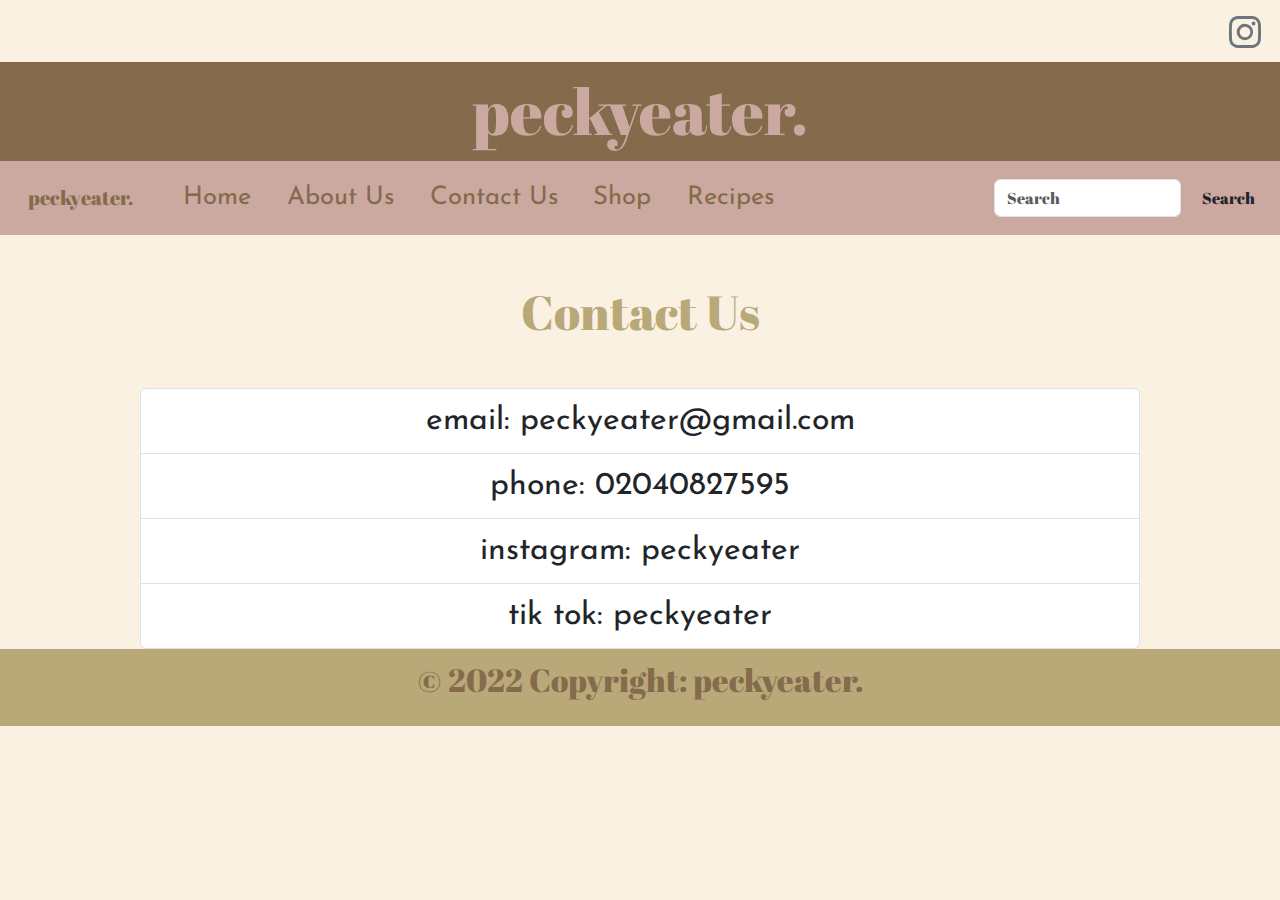
<file: contactus.html>
<!DOCTYPE html>
<html lang="en">
<head>
    <title>About Us</title>
    <meta charset="utf-8">
    <meta name="viewport" content="width=device-width, initial-scale=1">

    <link rel="preconnect" href="https://fonts.googleapis.com">
    <link rel="preconnect" href="https://fonts.gstatic.com" crossorigin>
    <link href="https://fonts.googleapis.com/css2?family=Abril+Fatface&display=swap" rel="stylesheet">
    <link href="https://fonts.googleapis.com/css2?family=Josefin+Sans:wght@300&display=swap" rel="stylesheet">
    <link href="https://cdn.jsdelivr.net/npm/bootstrap@5.2.0/dist/css/bootstrap.min.css" rel="stylesheet">
    <script src="https://cdn.jsdelivr.net/npm/bootstrap@5.2.0/dist/js/bootstrap.bundle.min.js"></script>
    <link rel="stylesheet" href="stylesheet.css">
</head>
<body>

<div class="social text-end "> <button type="button" class="btn btn-outline"><a href="https://www.instagram.com/peckyeater/">
    <svg xmlns="http://www.w3.org/2000/svg" width="32" height="32" fill="currentColor" class="bi bi-instagram link-secondary" viewBox="0 0 16 16">
        <path d="M8 0C5.829 0 5.556.01 4.703.048 3.85.088 3.269.222 2.76.42a3.917 3.917 0 0 0-1.417.923A3.927 3.927 0 0 0 .42 2.76C.222 3.268.087 3.85.048 4.7.01 5.555 0 5.827 0 8.001c0 2.172.01 2.444.048 3.297.04.852.174 1.433.372 1.942.205.526.478.972.923 1.417.444.445.89.719 1.416.923.51.198 1.09.333 1.942.372C5.555 15.99 5.827 16 8 16s2.444-.01 3.298-.048c.851-.04 1.434-.174 1.943-.372a3.916 3.916 0 0 0 1.416-.923c.445-.445.718-.891.923-1.417.197-.509.332-1.09.372-1.942C15.99 10.445 16 10.173 16 8s-.01-2.445-.048-3.299c-.04-.851-.175-1.433-.372-1.941a3.926 3.926 0 0 0-.923-1.417A3.911 3.911 0 0 0 13.24.42c-.51-.198-1.092-.333-1.943-.372C10.443.01 10.172 0 7.998 0h.003zm-.717 1.442h.718c2.136 0 2.389.007 3.232.046.78.035 1.204.166 1.486.275.373.145.64.319.92.599.28.28.453.546.598.92.11.281.24.705.275 1.485.039.843.047 1.096.047 3.231s-.008 2.389-.047 3.232c-.035.78-.166 1.203-.275 1.485a2.47 2.47 0 0 1-.599.919c-.28.28-.546.453-.92.598-.28.11-.704.24-1.485.276-.843.038-1.096.047-3.232.047s-2.39-.009-3.233-.047c-.78-.036-1.203-.166-1.485-.276a2.478 2.478 0 0 1-.92-.598 2.48 2.48 0 0 1-.6-.92c-.109-.281-.24-.705-.275-1.485-.038-.843-.046-1.096-.046-3.233 0-2.136.008-2.388.046-3.231.036-.78.166-1.204.276-1.486.145-.373.319-.64.599-.92.28-.28.546-.453.92-.598.282-.11.705-.24 1.485-.276.738-.034 1.024-.044 2.515-.045v.002zm4.988 1.328a.96.96 0 1 0 0 1.92.96.96 0 0 0 0-1.92zm-4.27 1.122a4.109 4.109 0 1 0 0 8.217 4.109 4.109 0 0 0 0-8.217zm0 1.441a2.667 2.667 0 1 1 0 5.334 2.667 2.667 0 0 1 0-5.334z"/>
    </svg></a></button></div>

<div class="d-none d-sm-block" >
    <div class="header text-center">peckyeater.</div>
</div>
<nav class="navbar navbar-expand-sm sticky-top">
    <div class="container-fluid">
        <a class="navbar-brand" href="#">peckyeater.</a>
        <button class="navbar-toggler" type="button" data-bs-toggle="collapse" data-bs-target="#mynavbar">
            <span class="navbar-toggler-icon"></span>
        </button>
        <div class="collapse navbar-collapse" id="mynavbar">
            <ul class="navbar-nav me-auto">
                <li class="nav-item">
                    <a class="nav-link" href="index.html">Home</a>
                </li>
                <li class="nav-item">
                    <a class="nav-link" href="aboutus.html">About Us</a>
                </li>
                <li class="nav-item">
                    <a class="nav-link" href="contactus.html">Contact Us</a>
                </li>
                <li class="nav-item">
                    <a class="nav-link" href="shop.html">Shop</a>
                </li>
                <li class="nav-item">
                    <a class="nav-link" href="recipes.html">Recipes</a>
                </li>
            </ul>
            <form class="d-flex">
                <input class="form-control me-2" type="text" placeholder="Search">
                <button class="btn" type="button">Search</button>
            </form>
        </div>
    </div>
</nav>
<br>
<div class="container-fluid">
    <div class="title text-center display-5">Contact Us</div>
</div>
<br>
<div class="wrapper">
    <div class="container-fluid">
        <ul class="list-group">
            <li class="list-group-item">email: peckyeater@gmail.com</li>
            <li class="list-group-item">phone: 02040827595</li>
            <li class="list-group-item">instagram: peckyeater</li>
            <li class="list-group-item">tik tok: peckyeater</li>
        </ul>
    </div>
</div>

<footer class="footer">
    <p>© 2022 Copyright: peckyeater.</p>
</footer>
</body>

</html>
</file>
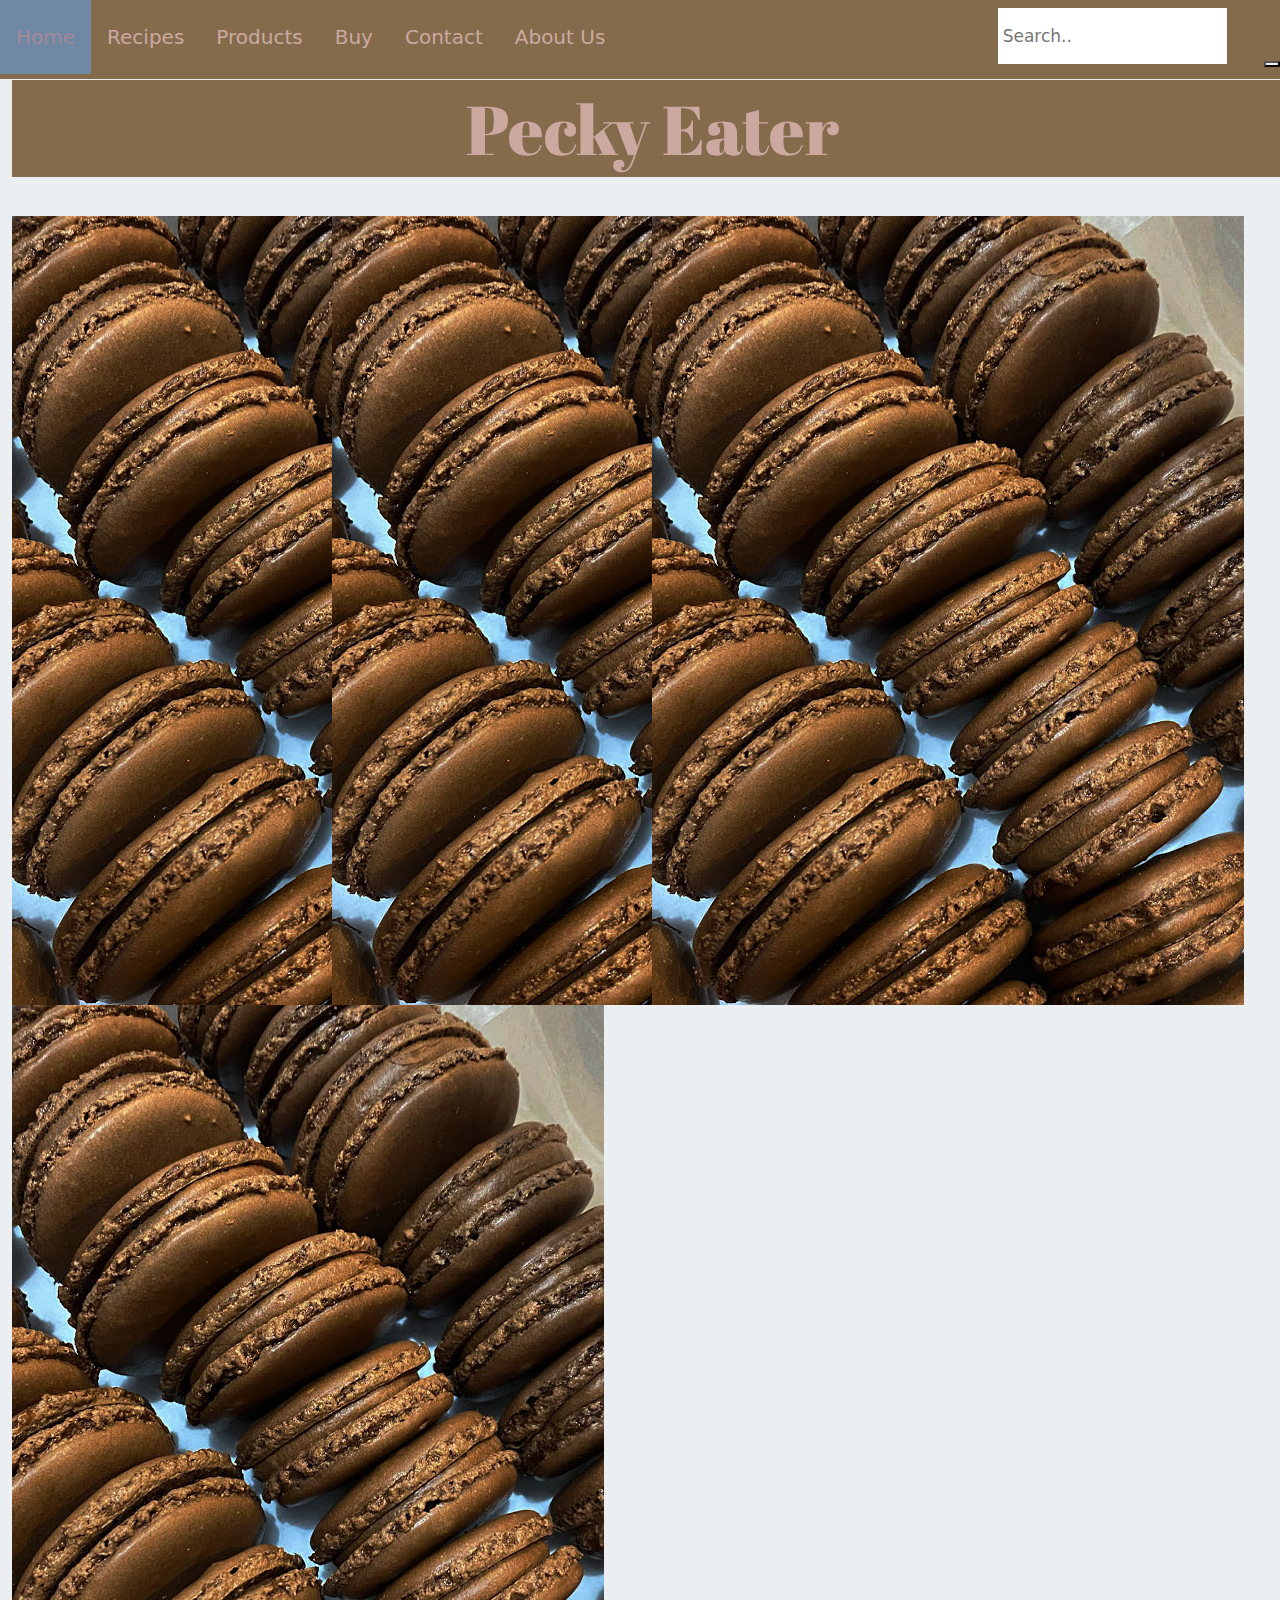
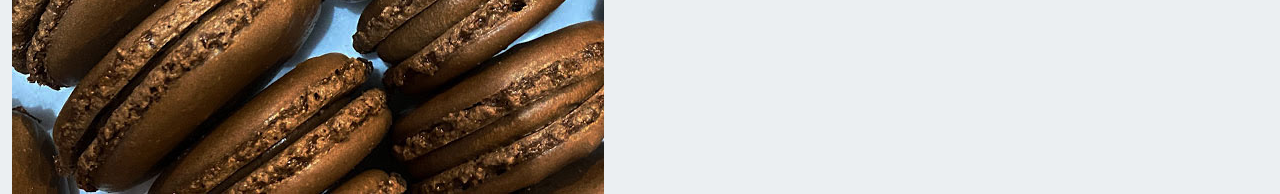
<file: dump.html>
<!DOCTYPE html>
<html lang="en">
<head>
    <title>Bootstrap 5 Example</title>
    <meta charset="utf-8">
    <meta name="viewport" content="width=device-width, initial-scale=1">

    <link rel="preconnect" href="https://fonts.googleapis.com">
    <link rel="preconnect" href="https://fonts.gstatic.com" crossorigin>
    <link href="https://fonts.googleapis.com/css2?family=Abril+Fatface&display=swap" rel="stylesheet">
    <style>
        .Header{
            width: 100%;
            color:rgba(204,169,160,255) !important;
            font-family: 'Abril Fatface', cursive;
            font-size: 20%;
            text-decoration: none;
            text-align: center;
            margin-top:50px;
            position:fixed;
            background-color:rgba(131,107,76,255) !important;
        }

        body{
            font-size:1.8vw;
            color: rgb(77, 81, 82);
            margin:auto;
            line-height: 2.0em;
            text-align: center;
            background-color: rgb(235, 239, 242);
        }
    </style>
</head>
<body>


<div class="container-fluid ">
    <div class="Header">Pecky Eater</div>
</div>


</body>
</html>




<!DOCTYPE html>
<html lang="en">
<head>
    <title>Pecky Eater</title>
    <meta charset="utf-8">
    <meta name="viewport" content="width=device-width, initial-scale=1">

    <link rel="preconnect" href="https://fonts.googleapis.com">
    <link rel="preconnect" href="https://fonts.gstatic.com" crossorigin>
    <link href="https://fonts.googleapis.com/css2?family=Abril+Fatface&display=swap" rel="stylesheet">
    <link href="https://cdn.jsdelivr.net/npm/bootstrap@5.1.3/dist/css/bootstrap.min.css" rel="stylesheet">
    <script src="https://cdn.jsdelivr.net/npm/bootstrap@5.1.3/dist/js/bootstrap.bundle.min.js"></script>

    <style>

        .Header{
            color:rgba(204,169,160,255) !important;
            font-family: 'Abril Fatface', cursive;
            font-size: 300%;
            text-decoration: none;
            text-align: center;
            margin-top:80px;
            background-color:rgba(131,107,76,255) !important;
            width: 100%;
            padding:2%;
            position:fixed;
            display: block;
            box-sizing: border-box;
            overflow:hidden;
        }

        body{
            font-size:1.8vw;
            color: rgb(77, 81, 82);
            margin:auto;
            line-height: 2.0em;
            text-align: center;
            background-color: rgb(235, 239, 242);
            width:100%;
        }

        /* Style the links inside the navigation bar */
        .topnav a {
            float: left;
            display: block;
            text-align: center;
            padding: 14px 16px;
            text-decoration: none;
            font-size: 20px;
            color:rgba(204,169,160,255)
        }

        /* Change the color of links on hover */
        .topnav a:hover {
            background-color: rgba(185,168,120,255);
            color: rgba(116,138,90,255);
        }

        /* Page content */

        .content {
            padding: 16px;
        }

        .sticky {
            position: fixed;
            top: 0;
            left:0;
            width: 100%;
            background-color: rgba(131,107,76,255);
            overflow: hidden;
        }

        /* Add some top padding to the page content to prevent sudden quick movement (as the navigation bar gets a new position at the top of the page (position:fixed and top:0) */
        .sticky + .content {
            padding-top: 60px;
        }

        .topnav .search-container {
            float: right;
        }

        /* Style the "active" element to highlight the current page */
        .topnav a.active {
            background-color: rgba(111,137,164,255);
            color: rgba(164,136,154,255);
        }

        /* Style the search box inside the navigation bar */
        .topnav input[type=text] {
            float: right;
            margin-right:30px;
            padding: 5px;
            border: none;
            margin-top: 8px;
            font-size: 17px;
        }

        /* When the screen is less than 600px wide, stack the links and the search field vertically instead of horizontally */
        @media screen and (max-width: 600px) {
            .topnav a, .topnav input[type=text] {
                float: right;
                display: block;
                text-align: left;
                width: 100%;
                margin: 0;
                padding: 14px;
            }
            .topnav input[type=text] {
                border: 1px solid #ccc;
            }
        }

        * {box-sizing:border-box}
    </style>
</head>
<body>

<script>
    // When the user scrolls the page, execute myFunction
    window.onscroll = function() {myFunction()};

    // Get the navbar
    var navbar = document.getElementById("navbar");

    // Get the offset position of the navbar
    var sticky = navbar.offsetTop;

    // Add the sticky class to the navbar when you reach its scroll position. Remove "sticky" when you leave the scroll position
    function myFunction() {
        if (window.pageYOffset >= sticky) {
            navbar.classList.add("sticky")
        } else {
            navbar.classList.remove("sticky");
        }
    }
</script>

<div class="container-fluid ">
    <div class="Header">Pecky Eater</div>
</div>

<nav class="navbar navbar-expand-sm bg-light">

    <div class="container-fluid">
        <!-- Links -->
        <div class="topnav">
            <div class="sticky">
                <a class="active" href="#" >Home</a>

                <a class="hover" href="#">Recipes</a>

                <a class="hover" href="#">Products</a>

                <a class="hover" href="#">Buy</a>

                <a class="hover" href="#">Contact</a>

                <a class="hover" href="#">About Us</a>


                <div class="search-container">
                    <form action="/action_page.php">
                        <label>
                            <input type="text" placeholder="Search.." name="search">
                        </label>
                        <button type="submit"><i class="fa fa-search"></i></button>
                    </form>
                </div>
            </div>
        </div>
    </div>

</nav>
<br>
<br>
<br>
<br>
<div class="container-fluid mt-3">
    <div class="row">
        <div class="col-sm-3">
            <img src="img/IMG_1537.jpg">
        </div>
        <div class="col-sm-3 ">

            <img src="img/IMG_1537.jpg">
        </div>
        <div class="col-sm-5"><img src="img/IMG_1537.jpg"></div>
        <div class="col-sm-5"><img src="img/IMG_1537.jpg"></div>
    </div>
</div>

</body>
</html>
</file>
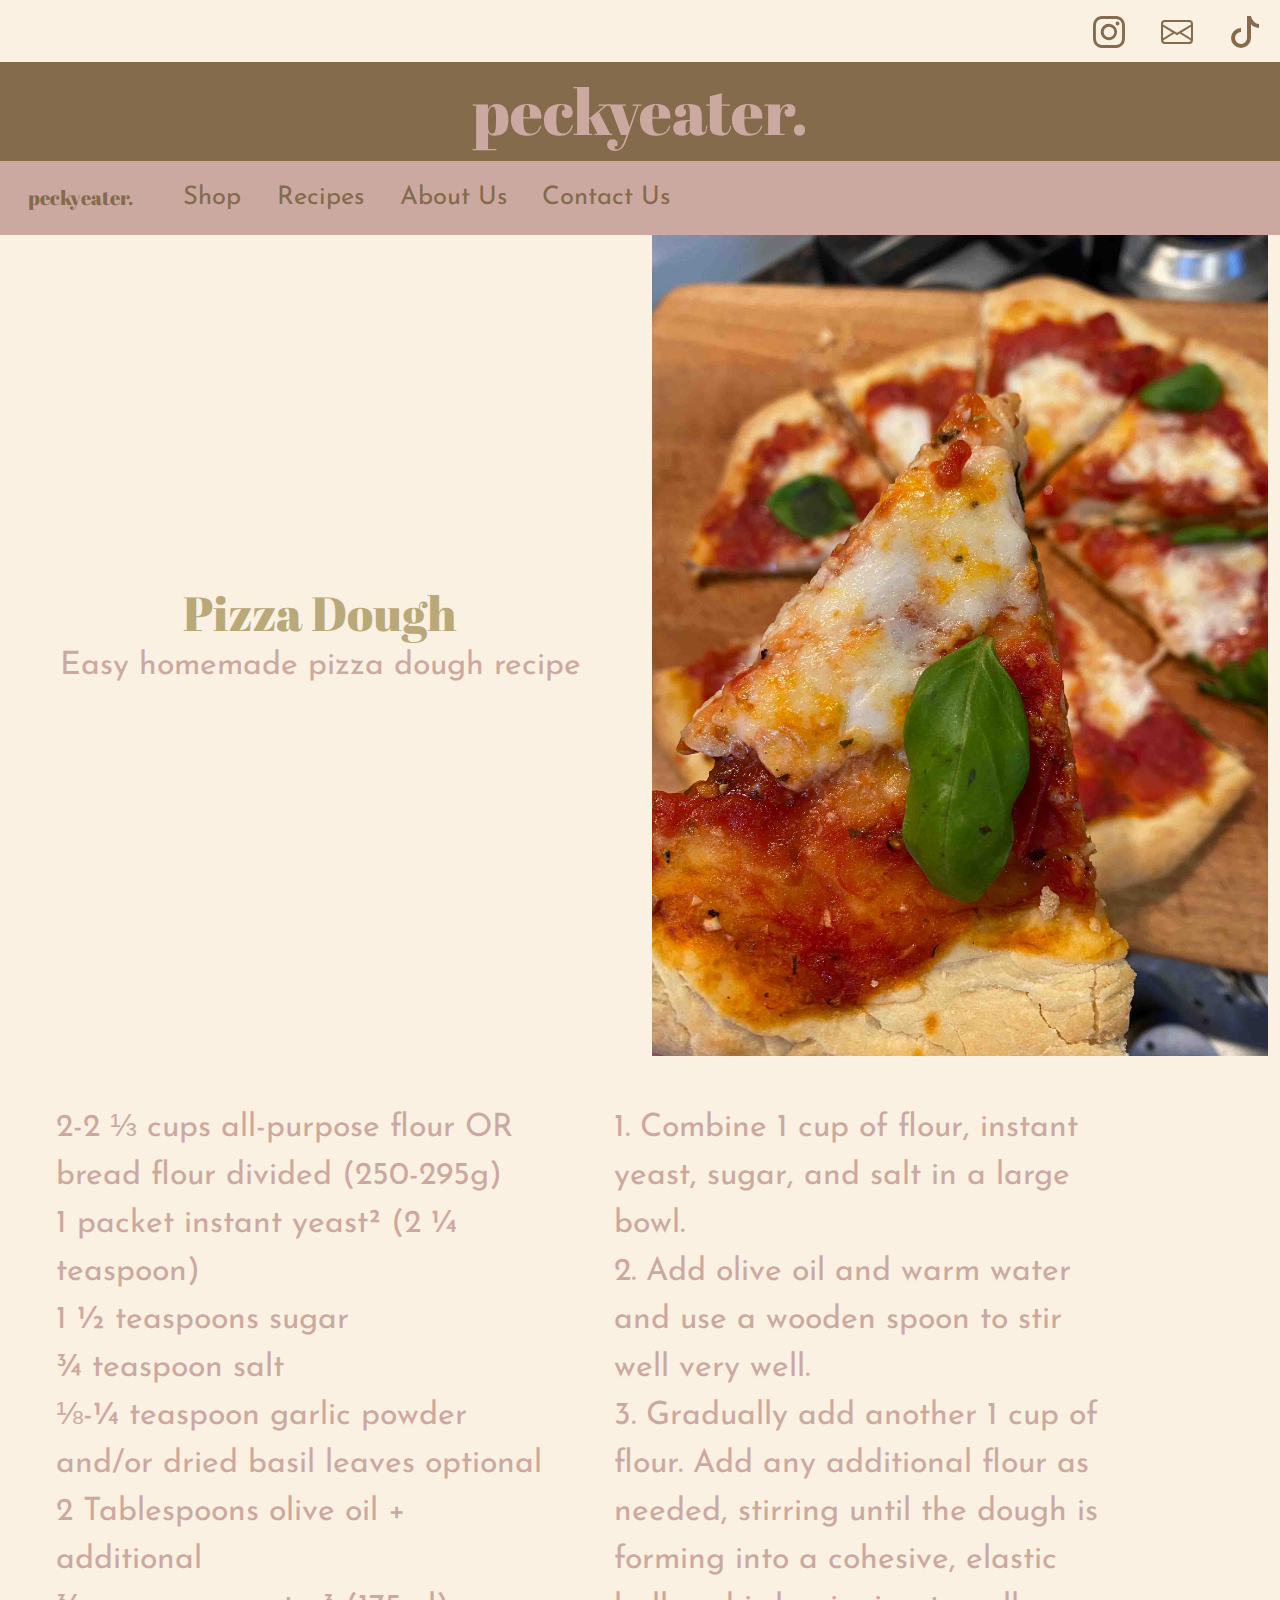
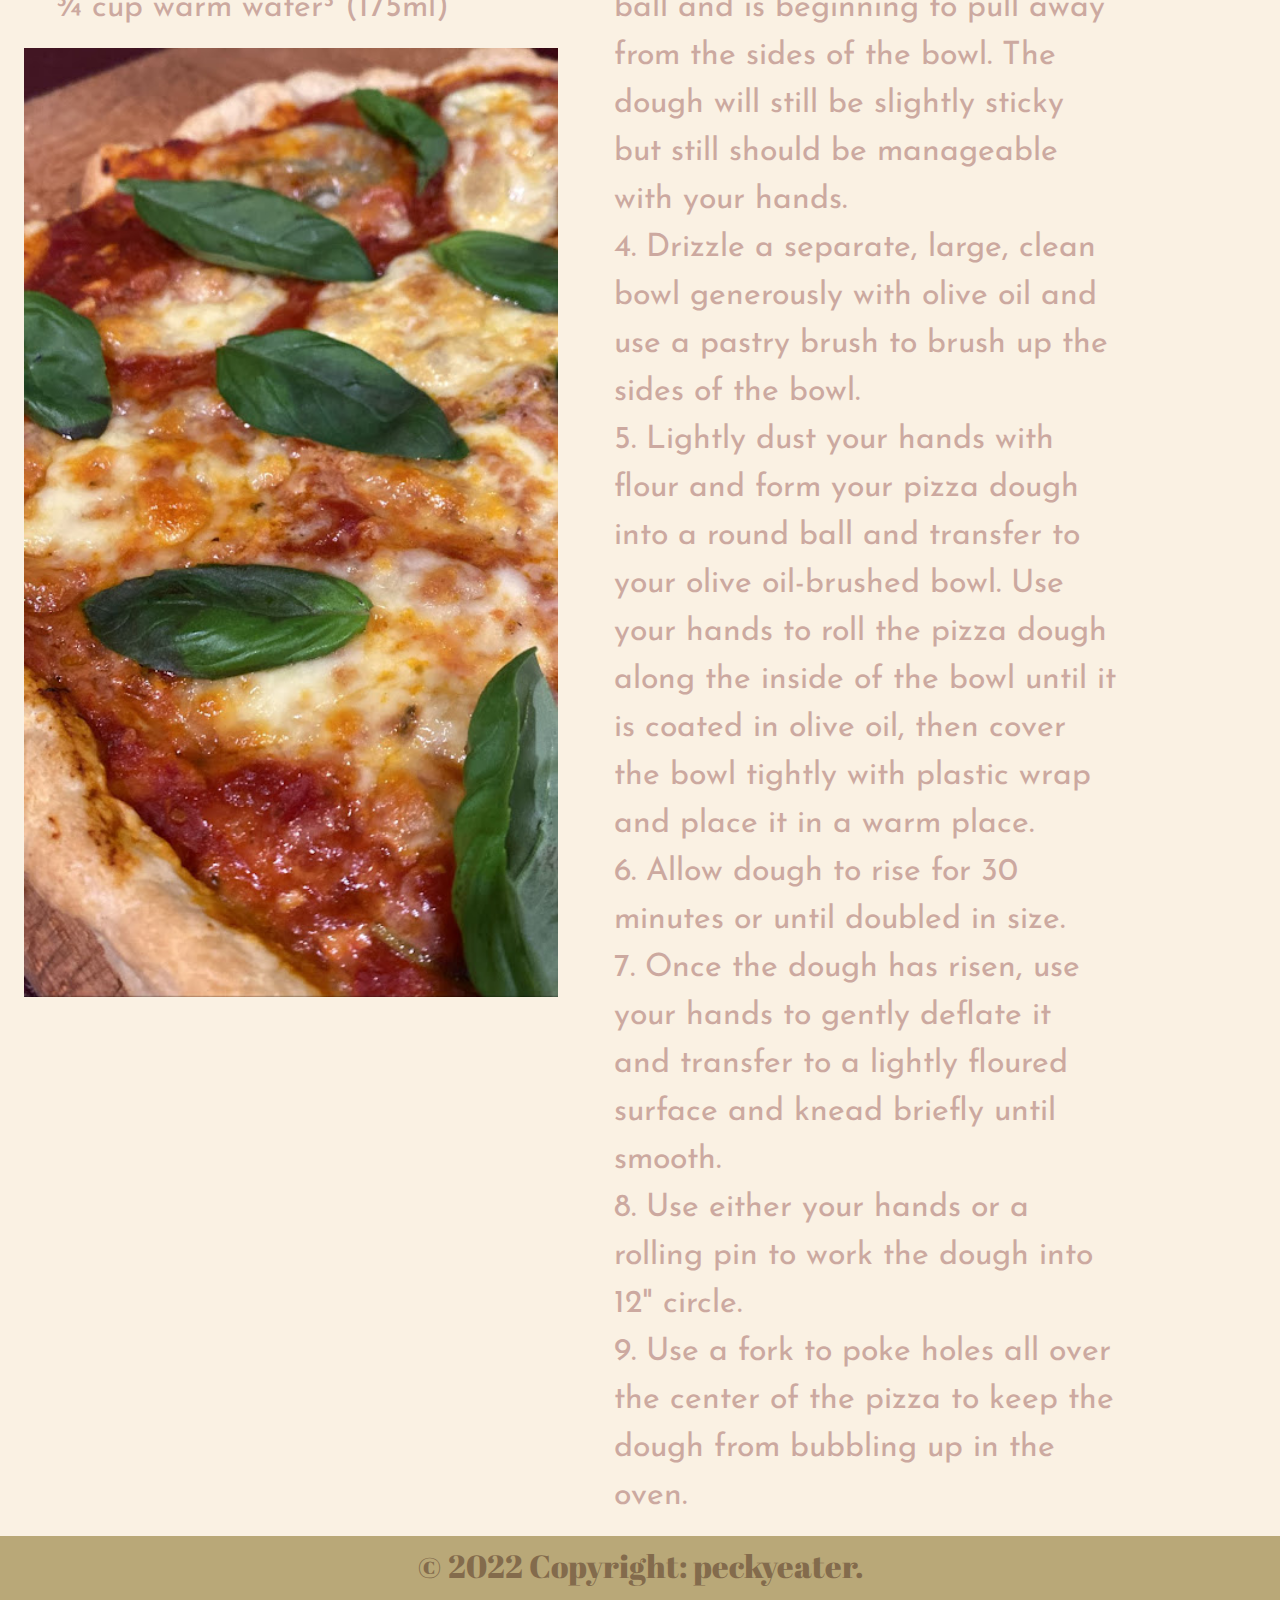
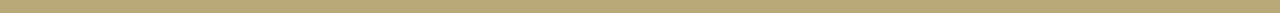
<file: pizza.html>
<!DOCTYPE html>
<html lang="en">
<head>
    <title>pizza recipe</title>
    <meta charset="utf-8">
    <meta name="viewport" content="width=device-width, initial-scale=1">

    <link rel="preconnect" href="https://fonts.googleapis.com">
    <link rel="preconnect" href="https://fonts.gstatic.com" crossorigin>
    <link href="https://fonts.googleapis.com/css2?family=Abril+Fatface&display=swap" rel="stylesheet">
    <link href="https://fonts.googleapis.com/css2?family=Josefin+Sans:wght@300&display=swap" rel="stylesheet">
    <link href="https://cdn.jsdelivr.net/npm/bootstrap@5.2.0/dist/css/bootstrap.min.css" rel="stylesheet">
    <script src="https://cdn.jsdelivr.net/npm/bootstrap@5.2.0/dist/js/bootstrap.bundle.min.js"></script>
    <link rel="stylesheet" href="stylesheet.css">

</head>
<body>

<!-- social media links, icons from bootstrap icon library -->
<div class="social text-end "> <a class="btn btn-outline" href="https://www.instagram.com/peckyeater/">
    <svg xmlns="http://www.w3.org/2000/svg" width="32" height="32" fill="rgba(131,107,76,255)" class="bi bi-instagram link-secondary" viewBox="0 0 16 16">
        <path d="M8 0C5.829 0 5.556.01 4.703.048 3.85.088 3.269.222 2.76.42a3.917 3.917 0 0 0-1.417.923A3.927 3.927 0 0 0 .42 2.76C.222 3.268.087 3.85.048 4.7.01 5.555 0 5.827 0 8.001c0 2.172.01 2.444.048 3.297.04.852.174 1.433.372 1.942.205.526.478.972.923 1.417.444.445.89.719 1.416.923.51.198 1.09.333 1.942.372C5.555 15.99 5.827 16 8 16s2.444-.01 3.298-.048c.851-.04 1.434-.174 1.943-.372a3.916 3.916 0 0 0 1.416-.923c.445-.445.718-.891.923-1.417.197-.509.332-1.09.372-1.942C15.99 10.445 16 10.173 16 8s-.01-2.445-.048-3.299c-.04-.851-.175-1.433-.372-1.941a3.926 3.926 0 0 0-.923-1.417A3.911 3.911 0 0 0 13.24.42c-.51-.198-1.092-.333-1.943-.372C10.443.01 10.172 0 7.998 0h.003zm-.717 1.442h.718c2.136 0 2.389.007 3.232.046.78.035 1.204.166 1.486.275.373.145.64.319.92.599.28.28.453.546.598.92.11.281.24.705.275 1.485.039.843.047 1.096.047 3.231s-.008 2.389-.047 3.232c-.035.78-.166 1.203-.275 1.485a2.47 2.47 0 0 1-.599.919c-.28.28-.546.453-.92.598-.28.11-.704.24-1.485.276-.843.038-1.096.047-3.232.047s-2.39-.009-3.233-.047c-.78-.036-1.203-.166-1.485-.276a2.478 2.478 0 0 1-.92-.598 2.48 2.48 0 0 1-.6-.92c-.109-.281-.24-.705-.275-1.485-.038-.843-.046-1.096-.046-3.233 0-2.136.008-2.388.046-3.231.036-.78.166-1.204.276-1.486.145-.373.319-.64.599-.92.28-.28.546-.453.92-.598.282-.11.705-.24 1.485-.276.738-.034 1.024-.044 2.515-.045v.002zm4.988 1.328a.96.96 0 1 0 0 1.92.96.96 0 0 0 0-1.92zm-4.27 1.122a4.109 4.109 0 1 0 0 8.217 4.109 4.109 0 0 0 0-8.217zm0 1.441a2.667 2.667 0 1 1 0 5.334 2.667 2.667 0 0 1 0-5.334z"/>
    </svg></a>
    <a class="btn btn-outline" href="mailto:peckyeater@gmail.com">
        <svg xmlns="http://www.w3.org/2000/svg" width="32" height="32" fill="rgba(131,107,76,255)" class="bi bi-envelope" viewBox="0 0 16 16">
            <path d="M0 4a2 2 0 0 1 2-2h12a2 2 0 0 1 2 2v8a2 2 0 0 1-2 2H2a2 2 0 0 1-2-2V4Zm2-1a1 1 0 0 0-1 1v.217l7 4.2 7-4.2V4a1 1 0 0 0-1-1H2Zm13 2.383-4.708 2.825L15 11.105V5.383Zm-.034 6.876-5.64-3.471L8 9.583l-1.326-.795-5.64 3.47A1 1 0 0 0 2 13h12a1 1 0 0 0 .966-.741ZM1 11.105l4.708-2.897L1 5.383v5.722Z"/>
        </svg>
    </a>
    <a class="btn btn-outline" href="https://www.tiktok.com/@peckyeater">
        <svg xmlns="http://www.w3.org/2000/svg" width="32" height="32" fill="rgba(131,107,76,255)" class="bi bi-tiktok" viewBox="0 0 16 16">
            <path d="M9 0h1.98c.144.715.54 1.617 1.235 2.512C12.895 3.389 13.797 4 15 4v2c-1.753 0-3.07-.814-4-1.829V11a5 5 0 1 1-5-5v2a3 3 0 1 0 3 3V0Z"/>
        </svg>
    </a>
</div>

<!-- header -->
<div class="d-none d-sm-block" >
    <div class="header text-center">peckyeater.</div>
</div>

<!-- sticky navbar, collapsable on mobile devices -->
<nav class="navbar navbar-expand-sm sticky-top">
    <div class="container-fluid">
        <a class="navbar-brand" href="index.html">peckyeater.</a>
        <button class="navbar-toggler" type="button" data-bs-toggle="collapse" data-bs-target="#mynavbar">
            <span class="navbar-toggler-icon"></span>
        </button>
        <div class="collapse navbar-collapse" id="mynavbar">
            <ul class="navbar-nav me-auto">
                <li class="nav-item">
                    <a class="nav-link" href="shop.html">Shop</a>
                </li>
                <li class="nav-item">
                    <a class="nav-link" href="recipes.html">Recipes</a>
                </li>
                <li class="nav-item">
                    <a class="nav-link" href="index.html#aboutus">About Us</a>
                </li>
                <li class="nav-item">
                    <a class="nav-link" href="index.html#contactus">Contact Us</a>
                </li>
            </ul>

        </div>
    </div>
</nav>

<div class="container-fluid">
        <div class=" row align-items-center ">
            <div class="col-sm-6">
                <div class="title text-center display-5">Pizza Dough</div>
                <p>Easy homemade pizza dough recipe</p>
            </div>
            <div class="col-sm-6 "><img class="img-fluid" src="img/IMG_8585.jpg" alt="pizza slice"></div>
        </div>

<!-- ingredients list-->
<div class="row container">
    <div class="col">
        <div class="pt-5">
            <ul class="list-group-flush ">
                <li class="table-2 list-group-item text-start"> 2-2 ⅓ cups all-purpose flour OR bread flour divided (250-295g)</li>
                <li class="table-2 list-group-item text-start"> 1 packet instant yeast² (2 ¼ teaspoon)</li>
                <li class="table-2 list-group-item text-start"> 1 ½ teaspoons sugar</li>
                <li class="table-2 list-group-item text-start"> ¾ teaspoon salt</li>
                <li class="table-2 list-group-item text-start"> ⅛-¼ teaspoon garlic powder and/or dried basil leaves optional</li>
                <li class="table-2 list-group-item text-start"> 2 Tablespoons olive oil + additional</li>
                <li class="table-2 list-group-item text-start">¾ cup warm water³ (175ml)</li>
            </ul>
            <img class=" img-fluid w-100 float-start" src="img/C659EDF5-6D0C-4B98-8F91-D7177703D55B.jpg" alt="pizza">
        </div>
    </div>
    <!-- recipe instructions-->
    <div class="col pt-5">
        <ol class="list-group-flush list-group-numbered ">
            <li class="table-2 list-group-item text-start">Combine 1 cup of flour, instant yeast, sugar, and salt in a large bowl. </li>
            <li class="table-2 list-group-item text-start">Add olive oil and warm water and use a wooden spoon to stir well very well.</li>
            <li class="table-2 list-group-item text-start">Gradually add another 1 cup of flour. Add any additional flour as needed, stirring until the dough is forming into a cohesive, elastic ball and is beginning to pull away from the sides of the bowl. The dough will still be slightly sticky but still should be manageable with your hands.</li>
            <li class="table-2 list-group-item text-start">Drizzle a separate, large, clean bowl generously with olive oil and use a pastry brush to brush up the sides of the bowl.</li>
            <li class="table-2 list-group-item text-start">Lightly dust your hands with flour and form your pizza dough into a round ball and transfer to your olive oil-brushed bowl. Use your hands to roll the pizza dough along the inside of the bowl until it is coated in olive oil, then cover the bowl tightly with plastic wrap and place it in a warm place.</li>
            <li class="table-2 list-group-item text-start">Allow dough to rise for 30 minutes or until doubled in size. </li>
            <li class="table-2 list-group-item text-start">Once the dough has risen, use your hands to gently deflate it and transfer to a lightly floured surface and knead briefly until smooth. </li>
            <li class="table-2 list-group-item text-start">Use either your hands or a rolling pin to work the dough into 12" circle.</li>
            <li class="table-2 list-group-item text-start">Use a fork to poke holes all over the center of the pizza to keep the dough from bubbling up in the oven.</li>
        </ol>
    </div>

</div>
</div>
<footer class="footer">
    <p>© 2022 Copyright: peckyeater.</p>
</footer>
</body>

</html>
</file>
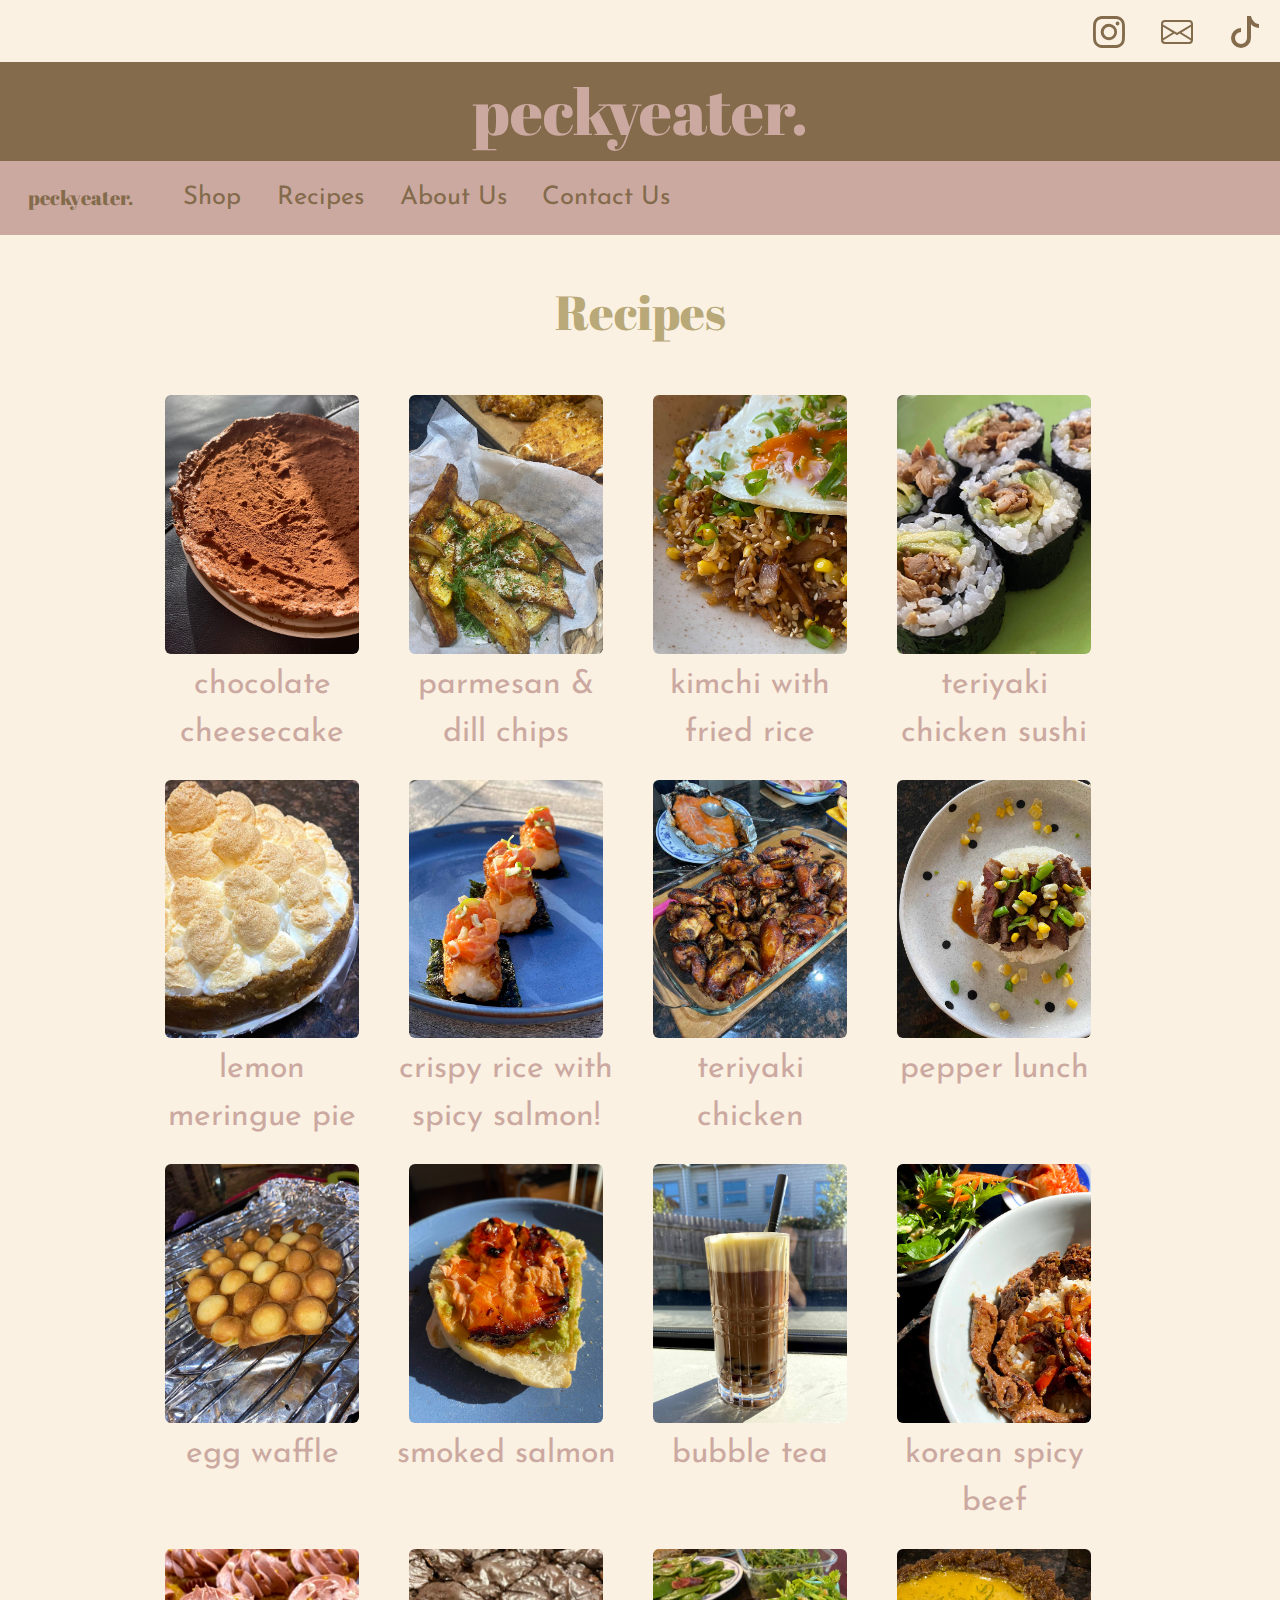
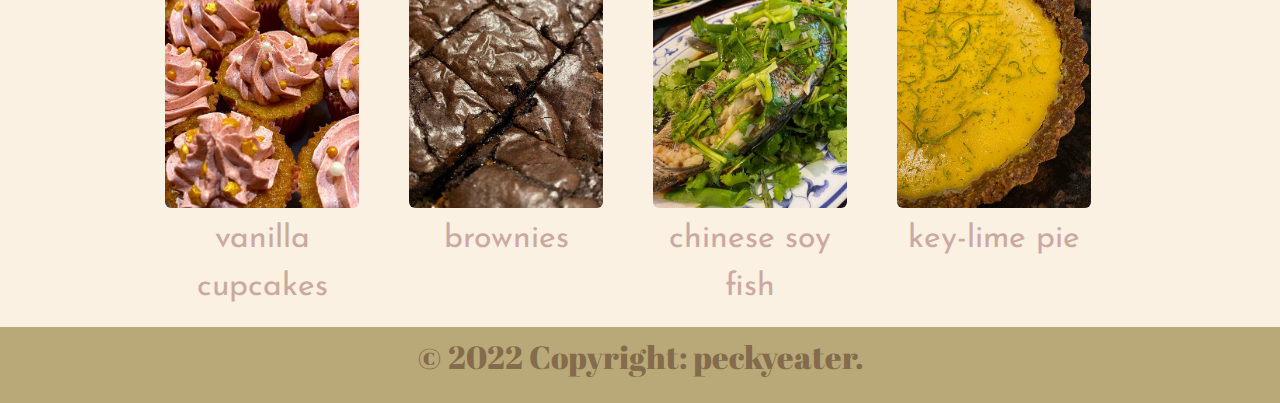
<file: recipes.html>
<!DOCTYPE html>
<html lang="en">
<head>
    <title>recipes</title>
    <meta charset="utf-8">
    <meta name="viewport" content="width=device-width, initial-scale=1">

    <link rel="preconnect" href="https://fonts.googleapis.com">
    <link rel="preconnect" href="https://fonts.gstatic.com" crossorigin>
    <link href="https://fonts.googleapis.com/css2?family=Abril+Fatface&display=swap" rel="stylesheet">
    <link href="https://fonts.googleapis.com/css2?family=Josefin+Sans:wght@300&display=swap" rel="stylesheet">
    <link href="https://cdn.jsdelivr.net/npm/bootstrap@5.2.0/dist/css/bootstrap.min.css" rel="stylesheet">
    <script src="https://cdn.jsdelivr.net/npm/bootstrap@5.2.0/dist/js/bootstrap.bundle.min.js"></script>
    <link rel="stylesheet" href="stylesheet.css">
</head>
<body>

<!-- social media links, icons from bootstrap icon library -->
<div class="social text-end "> <a class="btn btn-outline" href="https://www.instagram.com/peckyeater/">
    <svg xmlns="http://www.w3.org/2000/svg" width="32" height="32" fill="rgba(131,107,76,255)" class="bi bi-instagram link-secondary" viewBox="0 0 16 16">
        <path d="M8 0C5.829 0 5.556.01 4.703.048 3.85.088 3.269.222 2.76.42a3.917 3.917 0 0 0-1.417.923A3.927 3.927 0 0 0 .42 2.76C.222 3.268.087 3.85.048 4.7.01 5.555 0 5.827 0 8.001c0 2.172.01 2.444.048 3.297.04.852.174 1.433.372 1.942.205.526.478.972.923 1.417.444.445.89.719 1.416.923.51.198 1.09.333 1.942.372C5.555 15.99 5.827 16 8 16s2.444-.01 3.298-.048c.851-.04 1.434-.174 1.943-.372a3.916 3.916 0 0 0 1.416-.923c.445-.445.718-.891.923-1.417.197-.509.332-1.09.372-1.942C15.99 10.445 16 10.173 16 8s-.01-2.445-.048-3.299c-.04-.851-.175-1.433-.372-1.941a3.926 3.926 0 0 0-.923-1.417A3.911 3.911 0 0 0 13.24.42c-.51-.198-1.092-.333-1.943-.372C10.443.01 10.172 0 7.998 0h.003zm-.717 1.442h.718c2.136 0 2.389.007 3.232.046.78.035 1.204.166 1.486.275.373.145.64.319.92.599.28.28.453.546.598.92.11.281.24.705.275 1.485.039.843.047 1.096.047 3.231s-.008 2.389-.047 3.232c-.035.78-.166 1.203-.275 1.485a2.47 2.47 0 0 1-.599.919c-.28.28-.546.453-.92.598-.28.11-.704.24-1.485.276-.843.038-1.096.047-3.232.047s-2.39-.009-3.233-.047c-.78-.036-1.203-.166-1.485-.276a2.478 2.478 0 0 1-.92-.598 2.48 2.48 0 0 1-.6-.92c-.109-.281-.24-.705-.275-1.485-.038-.843-.046-1.096-.046-3.233 0-2.136.008-2.388.046-3.231.036-.78.166-1.204.276-1.486.145-.373.319-.64.599-.92.28-.28.546-.453.92-.598.282-.11.705-.24 1.485-.276.738-.034 1.024-.044 2.515-.045v.002zm4.988 1.328a.96.96 0 1 0 0 1.92.96.96 0 0 0 0-1.92zm-4.27 1.122a4.109 4.109 0 1 0 0 8.217 4.109 4.109 0 0 0 0-8.217zm0 1.441a2.667 2.667 0 1 1 0 5.334 2.667 2.667 0 0 1 0-5.334z"/>
    </svg></a>
    <a class="btn btn-outline" href="mailto:peckyeater@gmail.com">
        <svg xmlns="http://www.w3.org/2000/svg" width="32" height="32" fill="rgba(131,107,76,255)" class="bi bi-envelope" viewBox="0 0 16 16">
            <path d="M0 4a2 2 0 0 1 2-2h12a2 2 0 0 1 2 2v8a2 2 0 0 1-2 2H2a2 2 0 0 1-2-2V4Zm2-1a1 1 0 0 0-1 1v.217l7 4.2 7-4.2V4a1 1 0 0 0-1-1H2Zm13 2.383-4.708 2.825L15 11.105V5.383Zm-.034 6.876-5.64-3.471L8 9.583l-1.326-.795-5.64 3.47A1 1 0 0 0 2 13h12a1 1 0 0 0 .966-.741ZM1 11.105l4.708-2.897L1 5.383v5.722Z"/>
        </svg>
    </a>
    <a class="btn btn-outline" href="https://www.tiktok.com/@peckyeater">
        <svg xmlns="http://www.w3.org/2000/svg" width="32" height="32" fill="rgba(131,107,76,255)" class="bi bi-tiktok" viewBox="0 0 16 16">
            <path d="M9 0h1.98c.144.715.54 1.617 1.235 2.512C12.895 3.389 13.797 4 15 4v2c-1.753 0-3.07-.814-4-1.829V11a5 5 0 1 1-5-5v2a3 3 0 1 0 3 3V0Z"/>
        </svg>
    </a>
</div>

<!-- header -->
<div class="d-none d-sm-block" >
    <div class="header text-center">peckyeater.</div>
</div>

<!-- sticky navbar, collapsable on mobile devices -->
<nav class="navbar navbar-expand-sm sticky-top">
    <div class="container-fluid">
        <a class="navbar-brand" href="index.html">peckyeater.</a>
        <button class="navbar-toggler" type="button" data-bs-toggle="collapse" data-bs-target="#mynavbar">
            <span class="navbar-toggler-icon"></span>
        </button>
        <div class="collapse navbar-collapse" id="mynavbar">
            <ul class="navbar-nav me-auto">
                <li class="nav-item">
                    <a class="nav-link" href="shop.html">Shop</a>
                </li>
                <li class="nav-item">
                    <a class="nav-link" href="recipes.html">Recipes</a>
                </li>
                <li class="nav-item">
                    <a class="nav-link" href="index.html#aboutus">About Us</a>
                </li>
                <li class="nav-item">
                    <a class="nav-link" href="index.html#contactus">Contact Us</a>
                </li>
            </ul>

        </div>
    </div>
</nav>
<br>
<div class="container-fluid">
    <div class="title text-center display-5">Recipes</div>
</div>
<br>
<!-- columns with images of recipes, images are all buttons -->
<div class="wrapper">
<div class="container-fluid">
    <div class="container row">
    <div class="col-sm-3">
       <a class="btn btn-outline" href="cheesecake.html">
            <img class="rounded img-fluid w-100" src="img/IMG_1798.jpg" alt="chocolate cheesecake">
        </a>
        <p>chocolate cheesecake</p>
    </div>
    <div class="col-sm-3">
       <a class="btn btn-outline" href="pizza.html">
            <img class="rounded img-fluid w-100" src="img/IMG_2964.jpg" alt="parmesan and dill chips">
        </a>
        <p>parmesan & dill chips</p>
    </div>
    <div class="col-sm-3">
       <a class="btn btn-outline" href="pizza.html">
            <img class="rounded img-fluid w-100" src="img/IMG_8913.jpg" alt="fried rice">
        </a>
        <p>kimchi with fried rice</p>
    </div>
    <div class="col-sm-3">
        <a class="btn btn-outline" href="pizza.html">
            <img class="rounded img-fluid w-100" src="img/IMG_3709.jpg" alt="teriyaki chicken sushi">
        </a>
        <p>teriyaki chicken sushi</p>
    </div>
    </div>
        <div class="container row">
            <div class="col-sm-3">
                <a  class="btn btn-outline" href="pizza.html">
                    <img class="rounded img-fluid w-100" src="img/IMG_6608.jpg" alt="lemon meringue pie">
                </a>
                <p>lemon meringue pie</p>
            </div>
            <div class="col-sm-3">
           <a  class="btn btn-outline" href="pizza.html">
            <img src="img/IMG_6316.jpg" class="rounded img-fluid w-100" alt="crispy salmon">
            </a>
                <p>crispy rice with spicy salmon!</p>
            </div>
                <div class="col-sm-3">
                  <a class="btn btn-outline" href="pizza.html">
                        <img src="img/IMG_8553.jpg" class="rounded img-fluid w-100" alt="teriyaki chicken">
                    </a>
                    <p>teriyaki chicken</p>
                </div>
                <div class="col-sm-3">
                   <a  class="btn btn-outline" href="pizza.html">
                        <img src="img/IMG_9467.jpg" class="rounded img-fluid w-100" alt="pepper lunch">
                    </a>
                    <p>pepper lunch</p>
                </div>
            </div>



    <div class="container row">
    <div class="col-sm-3">
        <a  class="btn btn-outline" href="pizza.html">
            <img class="rounded img-fluid w-100" src="img/IMG_8915.jpg" alt="egg waffle">
        </a>
        <p>egg waffle</p>
    </div>
    <div class="col-sm-3">
        <a  class="btn btn-outline" href="pizza.html">
            <img class="rounded img-fluid w-100" src="img/IMG_3042.jpg" alt="smoked salmon">
        </a>
        <p>smoked salmon</p>
    </div>
    <div class="col-sm-3">
        <a  class="btn btn-outline" href="pizza.html">
            <img class="rounded img-fluid w-100" src="img/IMG_6790.jpg" alt="bubble tea">
        </a>
        <p>bubble tea</p>
    </div>

    <div class="col-sm-3">
       <a  class="btn btn-outline" href="pizza.html">
            <img class="rounded img-fluid w-100" src="img/IMG_6663.jpg" alt="korean spicy beef">
        </a>
        <p>korean spicy beef</p>
    </div>
    </div>
        <div class="container row">
            <div class="col-sm-3">
         <a  class="btn btn-outline" href="pizza.html">
                    <img src="img/IMG_3628.jpg" class="rounded img-fluid w-100" alt="cupcakes">
                </a>
                <p>vanilla cupcakes</p>
            </div>
            <div class="col-sm-3">
                <a  class="btn btn-outline" href="pizza.html">
                    <img src="img/IMG_2368.jpg" class="rounded img-fluid w-100" alt="brownies">
                </a>
                <p>brownies</p>
            </div>
            <div class="col-sm-3">
               <a  class="btn btn-outline" href="pizza.html">
                    <img src="img/IMG_8636.jpg" class="rounded img-fluid w-100" alt="soy fish">
                </a>
                <p>chinese soy fish</p>
            </div>

        <div class="col-sm-3">
            <a  class="btn btn-outline" href="pizza.html">
                <img src="img/IMG_1869.jpg" class="rounded img-fluid w-100" alt="key-lime pie">
            </a>
            <p>key-lime pie</p>
        </div>
    </div>

</div>
</div>
<footer class="footer">
    <p>© 2022 Copyright: peckyeater.</p>
</footer>
</body>

</html>
</file>
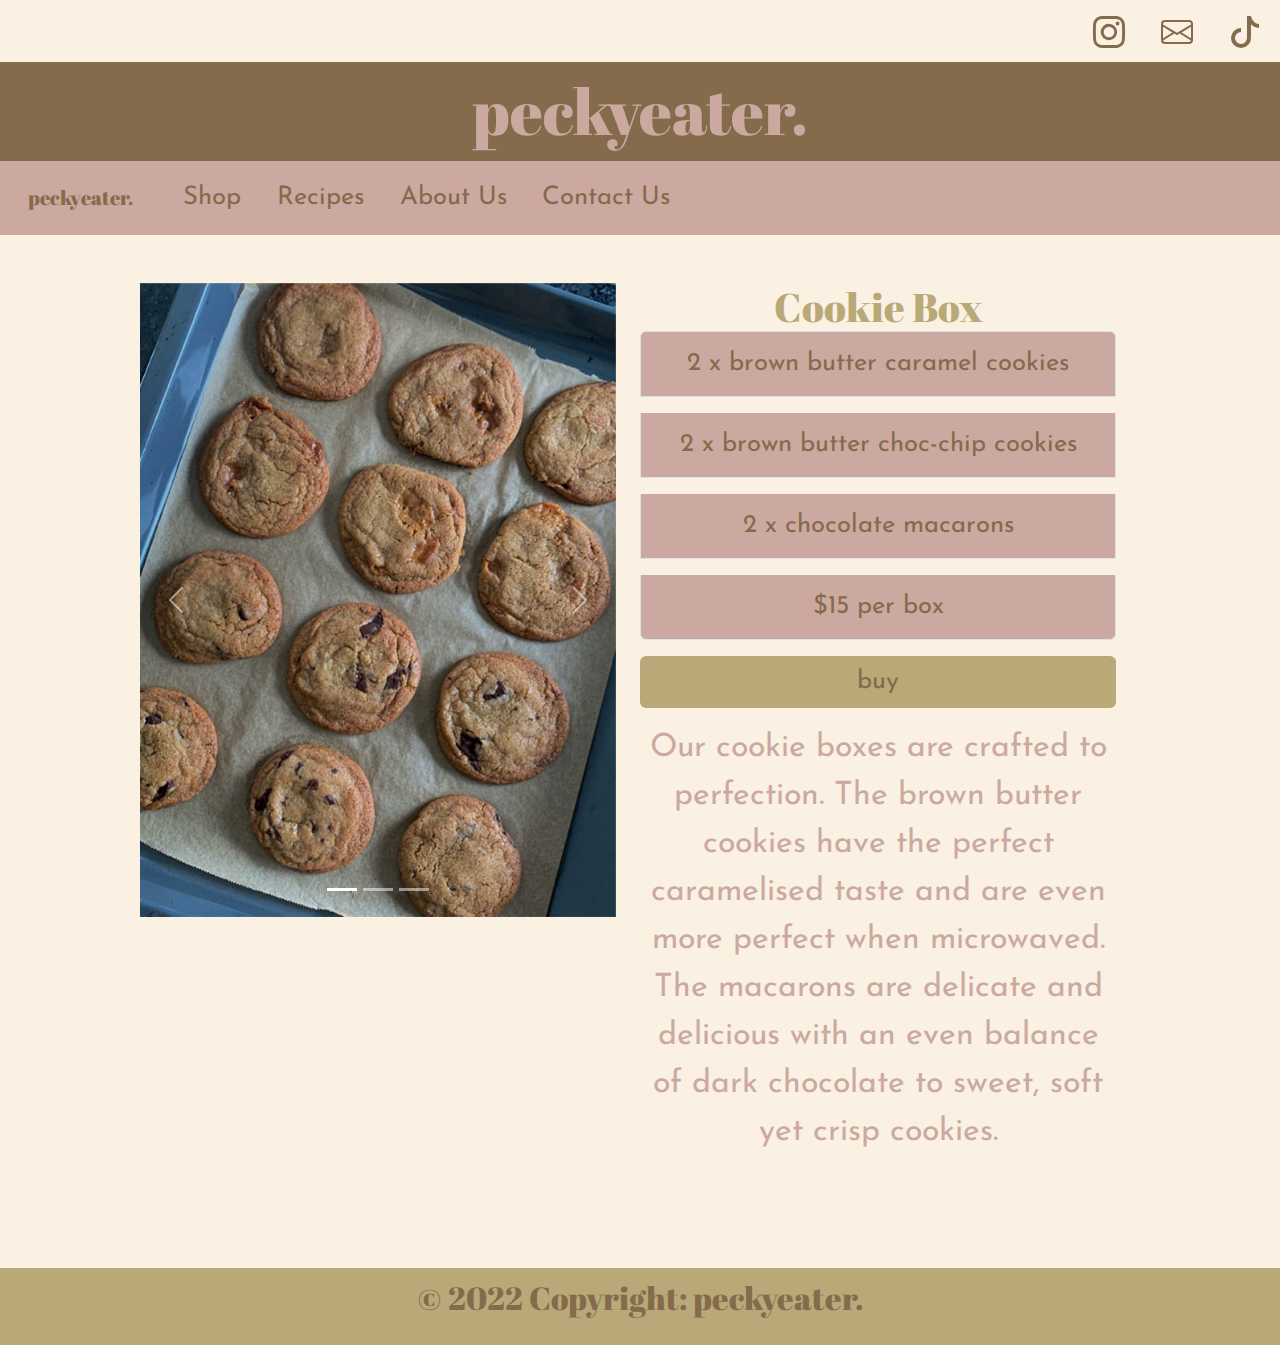
<file: shop.html>
<!DOCTYPE html>
<html lang="en">
<head>
    <title>Shop</title>
    <meta charset="utf-8">
    <meta name="viewport" content="width=device-width, initial-scale=1">

    <link rel="preconnect" href="https://fonts.googleapis.com">
    <link rel="preconnect" href="https://fonts.gstatic.com" crossorigin>
    <link href="https://fonts.googleapis.com/css2?family=Abril+Fatface&display=swap" rel="stylesheet">
    <link href="https://fonts.googleapis.com/css2?family=Josefin+Sans:wght@300&display=swap" rel="stylesheet">
    <link href="https://cdn.jsdelivr.net/npm/bootstrap@5.2.0/dist/css/bootstrap.min.css" rel="stylesheet">
    <script src="https://cdn.jsdelivr.net/npm/bootstrap@5.2.0/dist/js/bootstrap.bundle.min.js"></script>
    <link rel="stylesheet" href="stylesheet.css">
</head>
<body>

<!-- social media links, icons from bootstrap icon library -->
<div class="social text-end "> <a class="btn btn-outline" href="https://www.instagram.com/peckyeater/">
    <svg xmlns="http://www.w3.org/2000/svg" width="32" height="32" fill="rgba(131,107,76,255)" class="bi bi-instagram link-secondary" viewBox="0 0 16 16">
        <path d="M8 0C5.829 0 5.556.01 4.703.048 3.85.088 3.269.222 2.76.42a3.917 3.917 0 0 0-1.417.923A3.927 3.927 0 0 0 .42 2.76C.222 3.268.087 3.85.048 4.7.01 5.555 0 5.827 0 8.001c0 2.172.01 2.444.048 3.297.04.852.174 1.433.372 1.942.205.526.478.972.923 1.417.444.445.89.719 1.416.923.51.198 1.09.333 1.942.372C5.555 15.99 5.827 16 8 16s2.444-.01 3.298-.048c.851-.04 1.434-.174 1.943-.372a3.916 3.916 0 0 0 1.416-.923c.445-.445.718-.891.923-1.417.197-.509.332-1.09.372-1.942C15.99 10.445 16 10.173 16 8s-.01-2.445-.048-3.299c-.04-.851-.175-1.433-.372-1.941a3.926 3.926 0 0 0-.923-1.417A3.911 3.911 0 0 0 13.24.42c-.51-.198-1.092-.333-1.943-.372C10.443.01 10.172 0 7.998 0h.003zm-.717 1.442h.718c2.136 0 2.389.007 3.232.046.78.035 1.204.166 1.486.275.373.145.64.319.92.599.28.28.453.546.598.92.11.281.24.705.275 1.485.039.843.047 1.096.047 3.231s-.008 2.389-.047 3.232c-.035.78-.166 1.203-.275 1.485a2.47 2.47 0 0 1-.599.919c-.28.28-.546.453-.92.598-.28.11-.704.24-1.485.276-.843.038-1.096.047-3.232.047s-2.39-.009-3.233-.047c-.78-.036-1.203-.166-1.485-.276a2.478 2.478 0 0 1-.92-.598 2.48 2.48 0 0 1-.6-.92c-.109-.281-.24-.705-.275-1.485-.038-.843-.046-1.096-.046-3.233 0-2.136.008-2.388.046-3.231.036-.78.166-1.204.276-1.486.145-.373.319-.64.599-.92.28-.28.546-.453.92-.598.282-.11.705-.24 1.485-.276.738-.034 1.024-.044 2.515-.045v.002zm4.988 1.328a.96.96 0 1 0 0 1.92.96.96 0 0 0 0-1.92zm-4.27 1.122a4.109 4.109 0 1 0 0 8.217 4.109 4.109 0 0 0 0-8.217zm0 1.441a2.667 2.667 0 1 1 0 5.334 2.667 2.667 0 0 1 0-5.334z"/>
    </svg></a>
    <a class="btn btn-outline" href="mailto:peckyeater@gmail.com">
        <svg xmlns="http://www.w3.org/2000/svg" width="32" height="32" fill="rgba(131,107,76,255)" class="bi bi-envelope" viewBox="0 0 16 16">
            <path d="M0 4a2 2 0 0 1 2-2h12a2 2 0 0 1 2 2v8a2 2 0 0 1-2 2H2a2 2 0 0 1-2-2V4Zm2-1a1 1 0 0 0-1 1v.217l7 4.2 7-4.2V4a1 1 0 0 0-1-1H2Zm13 2.383-4.708 2.825L15 11.105V5.383Zm-.034 6.876-5.64-3.471L8 9.583l-1.326-.795-5.64 3.47A1 1 0 0 0 2 13h12a1 1 0 0 0 .966-.741ZM1 11.105l4.708-2.897L1 5.383v5.722Z"/>
        </svg>
    </a>
    <a class="btn btn-outline" href="https://www.tiktok.com/@peckyeater">
        <svg xmlns="http://www.w3.org/2000/svg" width="32" height="32" fill="rgba(131,107,76,255)" class="bi bi-tiktok" viewBox="0 0 16 16">
            <path d="M9 0h1.98c.144.715.54 1.617 1.235 2.512C12.895 3.389 13.797 4 15 4v2c-1.753 0-3.07-.814-4-1.829V11a5 5 0 1 1-5-5v2a3 3 0 1 0 3 3V0Z"/>
        </svg>
    </a>
</div>

<!-- header -->
<div class="d-none d-sm-block" >
    <div class="header text-center">peckyeater.</div>
</div>

<!-- sticky navbar, collapsable on mobile devices -->
<nav class="navbar navbar-expand-sm sticky-top">
    <div class="container-fluid">
        <a class="navbar-brand" href="index.html">peckyeater.</a>
        <button class="navbar-toggler" type="button" data-bs-toggle="collapse" data-bs-target="#mynavbar">
            <span class="navbar-toggler-icon"></span>
        </button>
        <div class="collapse navbar-collapse" id="mynavbar">
            <ul class="navbar-nav me-auto">
                <li class="nav-item">
                    <a class="nav-link" href="shop.html">Shop</a>
                </li>
                <li class="nav-item">
                    <a class="nav-link" href="recipes.html">Recipes</a>
                </li>
                <li class="nav-item">
                    <a class="nav-link" href="index.html#aboutus">About Us</a>
                </li>
                <li class="nav-item">
                    <a class="nav-link" href="index.html#contactus">Contact Us</a>
                </li>
            </ul>

        </div>
    </div>
</nav>
<br>
<div class="wrapper">
    <!-- slideshow-->
    <div class="container row">
        <div class="col-sm-6">
            <div id="carouselExampleIndicators" class="carousel slide" data-bs-ride="carousel">
                <!-- numbers that say what slide it's on-->
                <div class="carousel-indicators">
                    <button type="button" data-bs-target="#carouselExampleIndicators" data-bs-slide-to="0" class="active" aria-current="true" aria-label="Slide 1"></button>
                    <button type="button" data-bs-target="#carouselExampleIndicators" data-bs-slide-to="1" aria-label="Slide 2"></button>
                    <button type="button" data-bs-target="#carouselExampleIndicators" data-bs-slide-to="2" aria-label="Slide 3"></button>
                </div>
                <!-- images for slideshow -->
                <div class="carousel-inner">
                    <div class="carousel-item active">
                            <img src="img/IMG_6596.jpg" class="d-block w-100" alt="cookie box">
                    </div>
                    <div class="carousel-item">
                            <img src="img/IMG_1537.jpg" class="d-block w-100" alt="macarons">
                    </div>
                    <div class="carousel-item">
                            <img src="img/IMG_1554.jpg" class="d-block w-100" alt="cookie box">
                    </div>
                </div>
                <!-- next and prev buttons -->
                <button class="carousel-control-prev" type="button" data-bs-target="#carouselExampleIndicators" data-bs-slide="prev">
                    <span class="carousel-control-prev-icon" aria-hidden="true"></span>
                    <span class="visually-hidden">Previous</span>
                </button>
                <button class="carousel-control-next" type="button" data-bs-target="#carouselExampleIndicators" data-bs-slide="next">
                    <span class="carousel-control-next-icon" aria-hidden="true"></span>
                    <span class="visually-hidden">Next</span>
                </button>
            </div>

        </div>
        <div class="col-sm-6 ">
            <!-- table showing what's included in a cookie box -->
            <div  class="container-fluid">
                <div class="title text-center display-6">Cookie Box</div>
            </div>
            <ul class="list-group">
                <li class="table list-group-item">2 x brown butter caramel cookies</li>
                <li class="table list-group-item">2 x brown butter choc-chip cookies</li>
                <li class="table list-group-item">2 x chocolate macarons</li>
                <li class="table list-group-item">$15 per box </li>

            </ul>
            <!-- button to buy cookie box -->
            <a class="btn table  buy" href="buy_form.html">buy
            </a>
            <p class="pb-5">Our cookie boxes are crafted to perfection. The brown butter cookies have the perfect
                caramelised taste and are even more perfect when microwaved. The macarons are delicate
                and delicious with an even balance of dark chocolate to
                sweet, soft yet crisp cookies.</p>
        </div>

    </div>


</div>

<br>
<footer class="footer">
    <p>© 2022 Copyright: peckyeater.</p>
</footer>
</body>

</html>
</file>
<file: stylesheet.css>
/*. font styling- changes in font size and colour */
.header {
    color: rgba(204, 169, 160, 255) !important;
    font-family: 'Abril Fatface', cursive;
    background-color: rgba(131, 107, 76, 255) !important;
    font-size: 2em;!important;
    padding: 2%;!important;
}

.txt-1{
    font-size:1em;!important;
    line-height: 1.5em; !important;
    color:rgba(250,241,227,98) !important;
}

.txt-2{
    font-size:2em; !important;
}

.txt-3{
    font-size:1em;!important;
    line-height: 2em;!important;
}

.title{
    color:rgba(185,168,120,255);!important;
    font-family: 'Abril Fatface', cursive;
}

.title-2 {
    color: rgba(131, 107, 76, 255);!important;
    font-family: 'Abril Fatface', cursive;
}

body{
    font-size:2em;
    color:rgba(204,169,160,255) !important;
    line-height: 1.5em;
    text-align: center;
    background-color: rgba(250,241,227,98) !important;
    font-family: 'Josefin Sans', sans-serif;
}

/*. styling for banner and top of screen with social media links */
.social{
    background-color: rgba(250,241,227,98) !important;
    color: rgba(131,107,76,255) !important;
    padding: 0.5%;
}

/*. footer styling*/
.footer{
    color:rgba(131,107,76,255)!important;
    font-family: 'Abril Fatface', cursive;
    background-color:rgba(185,168,120,255);!important;
    padding:0.5%;
}

/*. styling for tables
 */
.table{
    background-color:rgba(204,169,160,255);
    color:rgba(131,107,76,255);!important;
    font-size:0.8em;
}

.table-2{
    background-color: rgba(250,241,227,98) !important;
}

/*. button colour
 */
.buy{
    background-color:rgba(185,168,120,255);!important;
}

/*. makes it so website doesn't spread across full screen width
 */
.wrapper{
    margin-left: 10%; !important;
    margin-right: 10%;!important;
}

/*. card styling
 */
.block-1{
    background-color:rgba(185,168,120,255);!important;
}

/*. navbar styling
 */
.nav-item{
    background-color:rgba(204,169,160,255) !important;
}
.nav-link{
    color:rgba(131,107,76,255) !important;
    font-family: 'Josefin Sans', sans-serif;

}

/*. logo for peckyeater styling
 */
.navbar-brand{
    background-color:rgba(204,169,160,255) !important;
    color:rgba(131,107,76,255) !important;
    font-family: 'Abril Fatface', cursive;
}
.navbar{
    background-color:rgba(204,169,160,255) !important;
    font-family: 'Abril Fatface', cursive;
    font-size: 0.8em;
}

.navbar-nav{
    background-color:rgba(204,169,160,255) !important;
}

/*. hover over navbar styling
 */
.navbar .navbar-nav .nav-link:hover {
    background-color:rgba(185,168,120,255);!important;
    color: rgba(131,107,76,255) !important;
}

@media only screen and (min-width: 992px) {
    .navbar {
        padding: 0;
    }
    .navbar .navbar-nav .nav-link {
        padding: 0.5em 0.7em;
    }
    .navbar .navbar-brand {
        padding: 0 0.8em;
    }
}

* {box-sizing:border-box}
</file>
